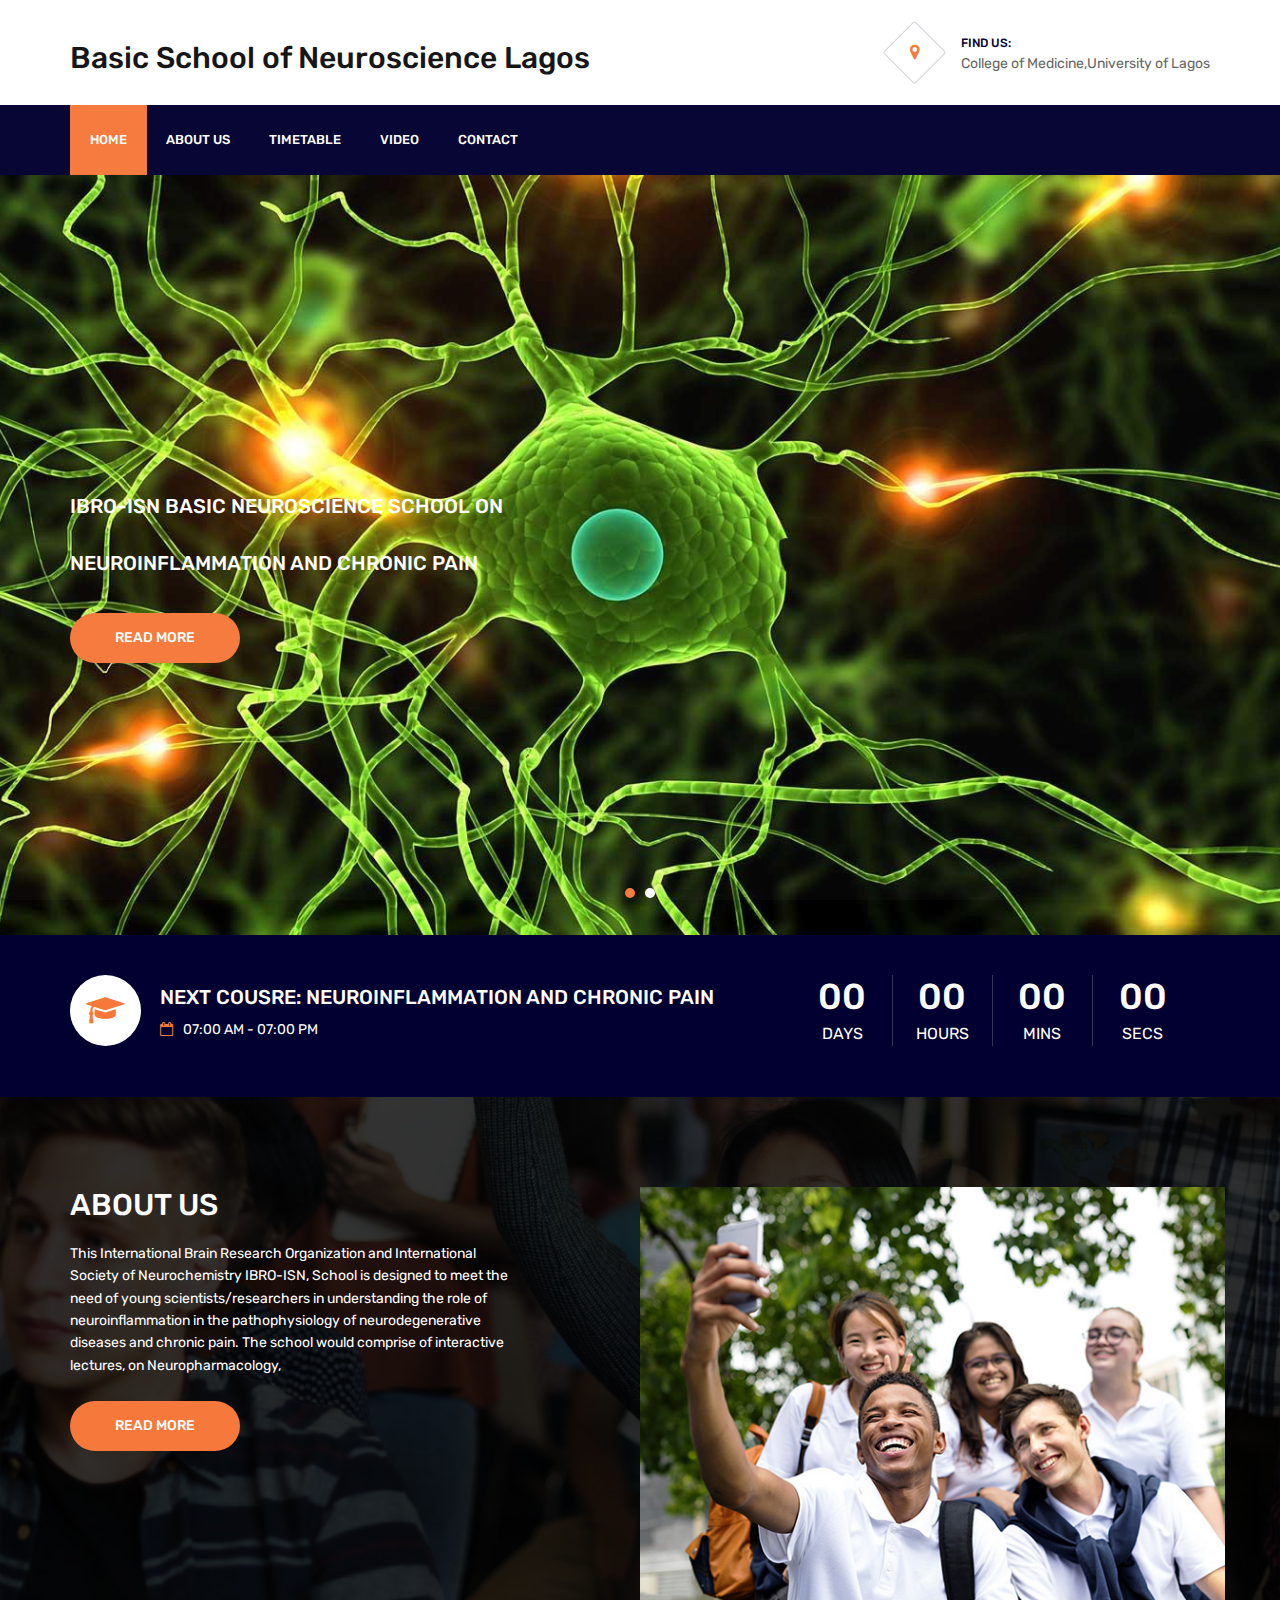
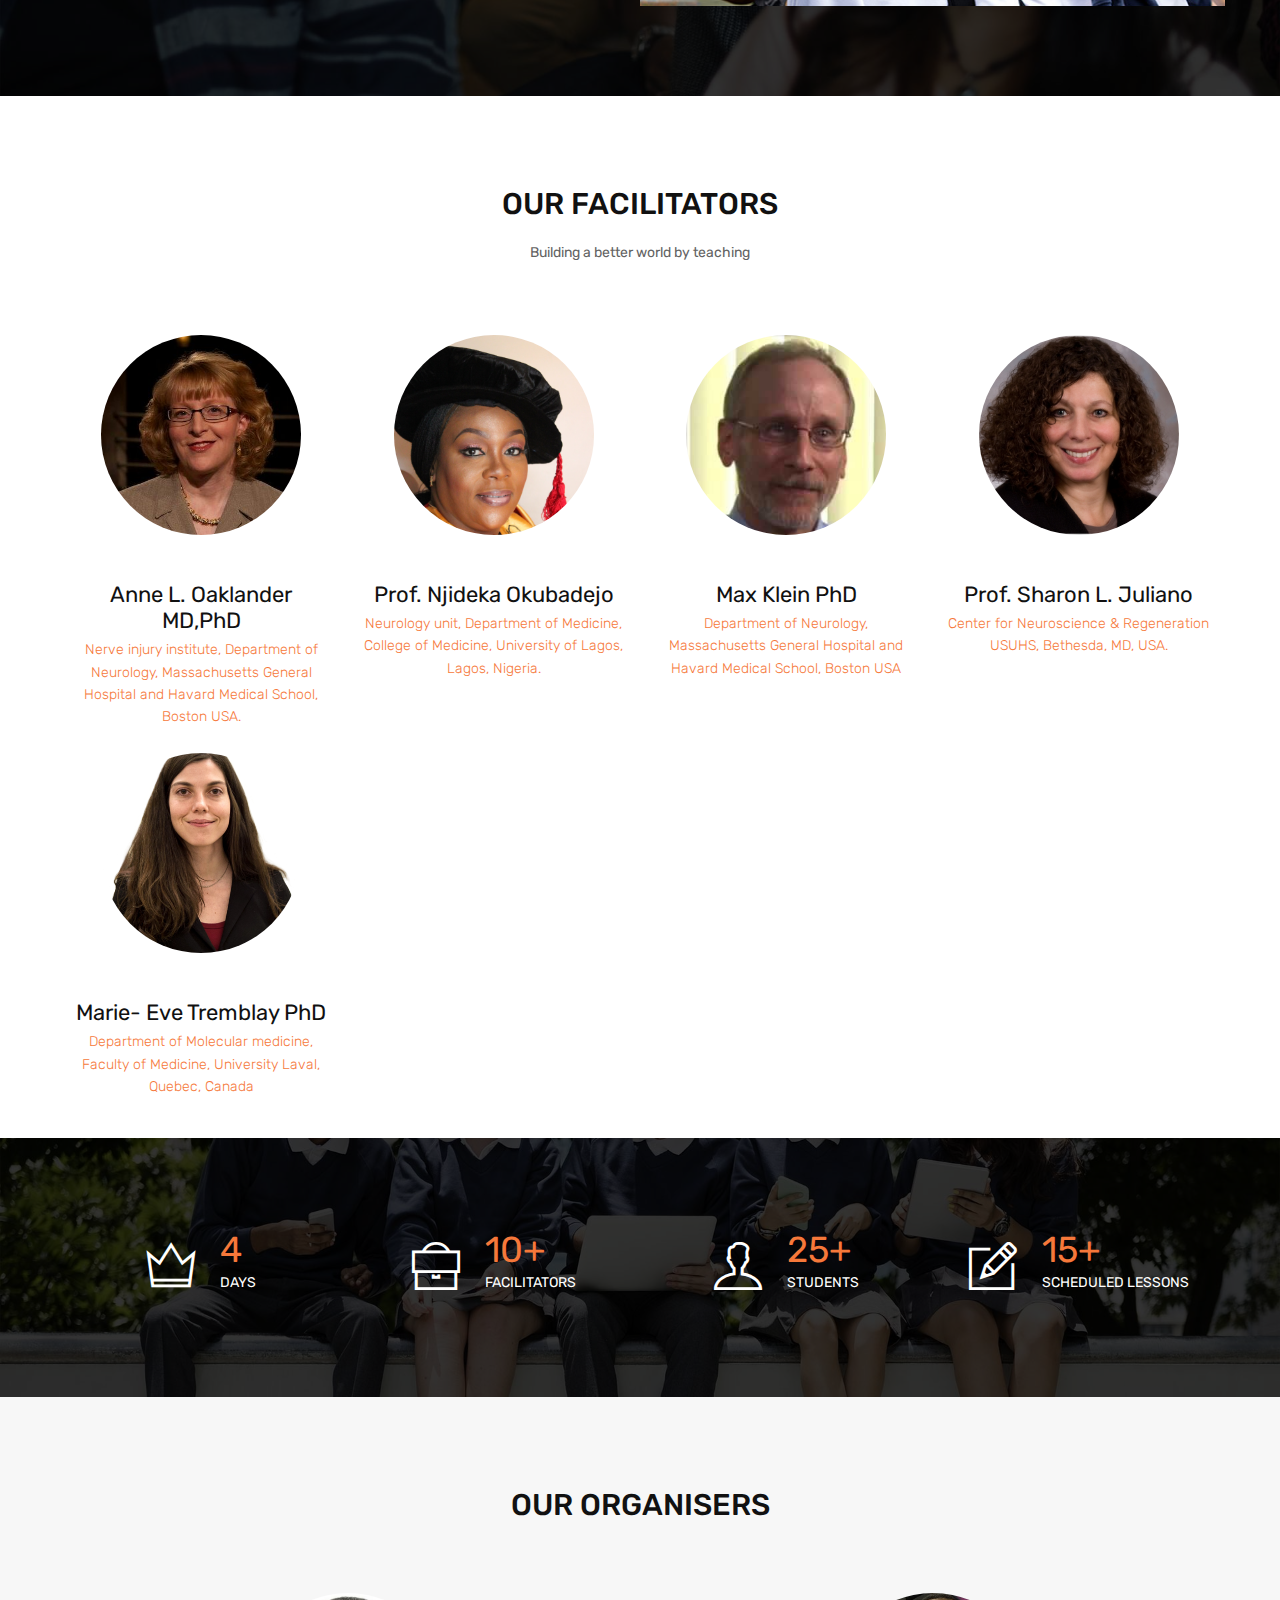
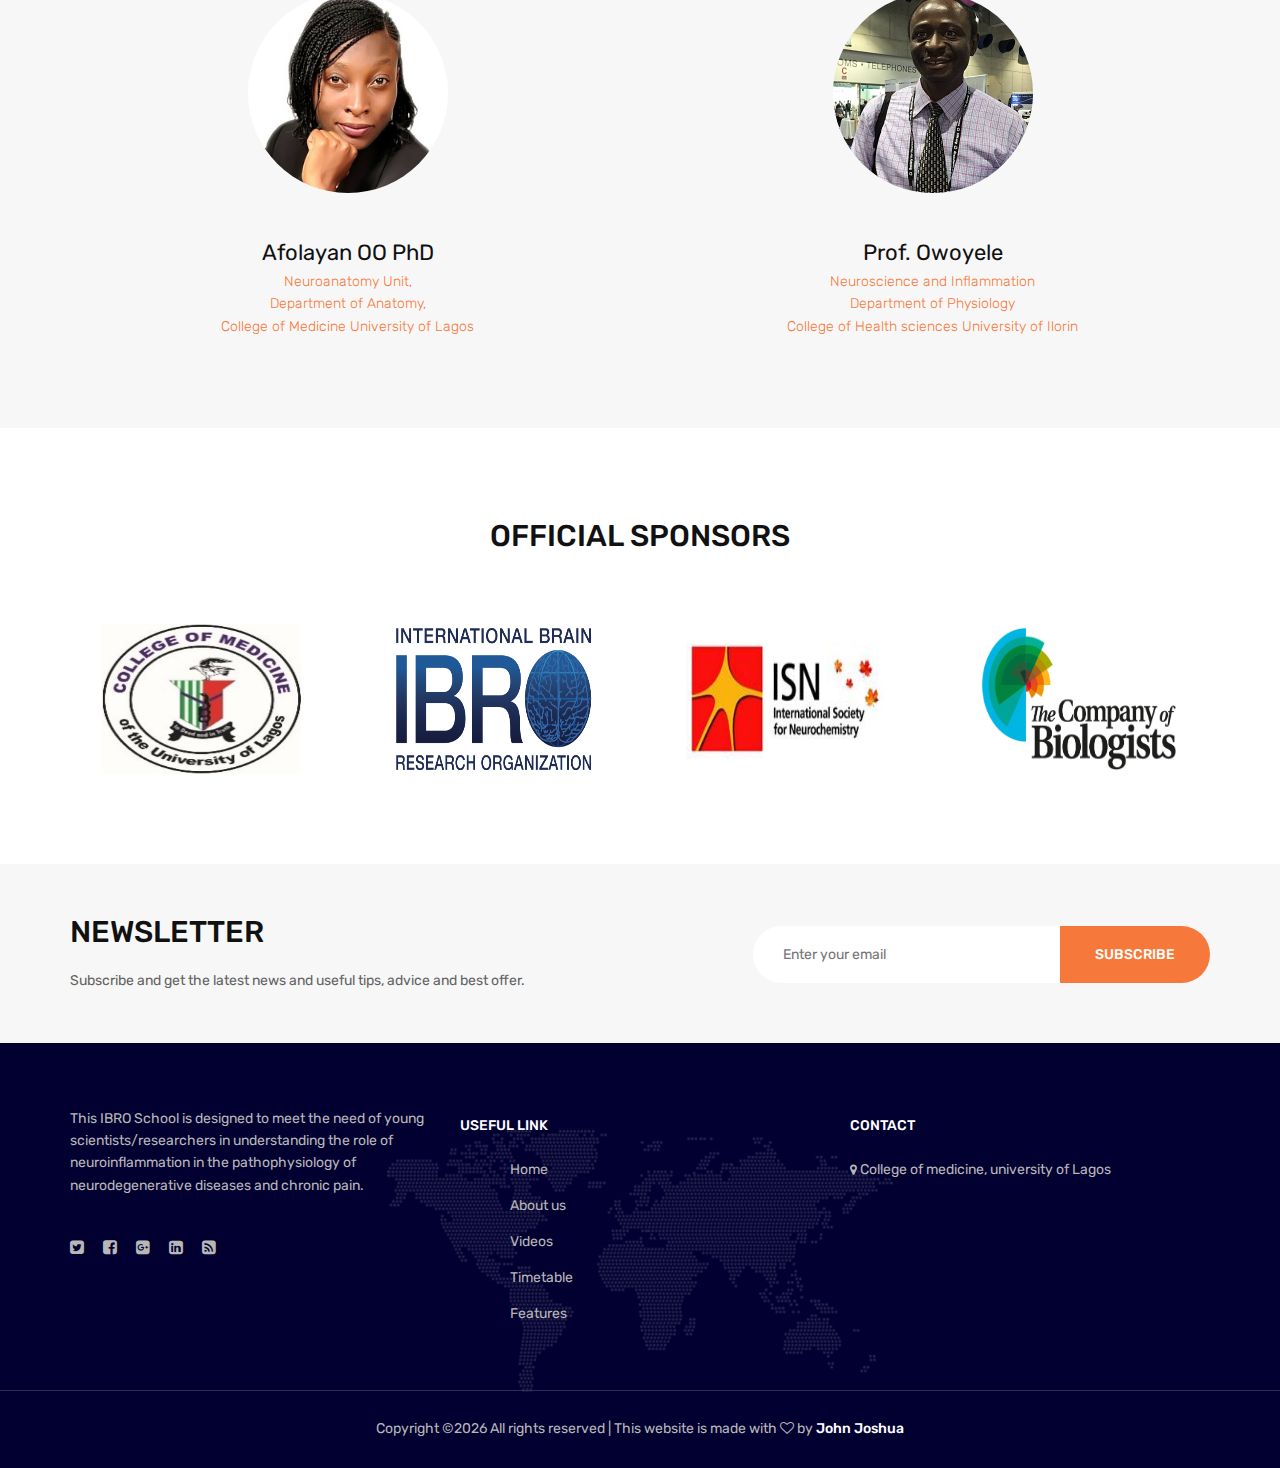
<file: index.html>
<!DOCTYPE html>
<html lang="en">
<head>
	<title> HOME</title>
	<meta charset="UTF-8">
	<meta name="description" content="Unica University Template">
	<meta name="keywords" content="event, unica, creative, html">
	<meta name="viewport" content="width=device-width, initial-scale=1.0">
	<!-- Favicon -->   
	<link href="img/favicon.ico" rel="shortcut icon"/>

	<!-- Google Fonts -->
	<link href="https://fonts.googleapis.com/css?family=Rubik:400,400i,500,500i,700,700i" rel="stylesheet">

	<!-- Stylesheets -->
	<link rel="stylesheet" href="css/bootstrap.min.css"/>
	<link rel="stylesheet" href="css/font-awesome.min.css"/>
	<link rel="stylesheet" href="css/themify-icons.css"/>
	<link rel="stylesheet" href="css/magnific-popup.css"/>
	<link rel="stylesheet" href="css/animate.css"/>
	<link rel="stylesheet" href="css/owl.carousel.css"/>
	<link rel="stylesheet" href="css/style.css"/>


	<!--[if lt IE 9]>
	  <script src="https://oss.maxcdn.com/html5shiv/3.7.2/html5shiv.min.js"></script>
	  <script src="https://oss.maxcdn.com/respond/1.4.2/respond.min.js"></script>
	<![endif]-->

</head>
<body>
	<!-- Page Preloder -->
	<div id="preloder">
		<div class="loader"></div>
	</div>

	<!-- header section -->
	<header class="header-section">
		<div class="container">
			<!-- logo -->
			<a href="index.html" class="site-logo"><h3>Basic School of Neuroscience Lagos</h3></a>
			<div class="nav-switch">
				<i class="fa fa-bars"></i>
			</div>
			<div class="header-info">
				<div class="hf-item">
					<i class="fa fa-map-marker"></i>
					<p><span>Find us:</span> College of Medicine,University of Lagos</p>
				</div>
			</div>
		</div>
	</header>
	<!-- header section end-->


	<!-- Header section  -->
	<nav class="nav-section">
		<div class="container">
			<div class="nav-right">
				
			</div>
			<ul class="main-menu">
				<li class="active"><a href="index.html">Home</a></li>
				<li><a href="about.html">About Us</a></li>
				<li><a href="ibro_timetable.pdf" download="timetable" target="_blank">Timetable</a></li>
				<li><a href="video.html" >video</a></li>
				<li><a href="contact.html">Contact</a></li>
			</ul>
		</div>
	</nav>
	<!-- Header section end -->


	<!-- Hero section -->
	<section class="hero-section">
		<div class="hero-slider owl-carousel">
			<div class="hs-item set-bg" data-setbg="img/bg4.jpg">
				<div class="hs-text">
					<div class="container">
						<div class="row">
							<div class="col-lg-8 underlay">
								<!--<div class="hs-subtitle"> IBRO-ISN Basic Neuroscience School ON</div>-->
								<br><br>
								<h5 class="hs-title "> IBRO-ISN Basic Neuroscience School ON </h5>
								<h5 class="hs-des">NEUROINFLAMMATION AND CHRONIC PAIN</h5>
								<div class="site-btn"><a href="about.html"> READ MORE </a></div>
							</div>
						</div>
					</div>
				</div>
			</div>
			<div class="hs-item set-bg" data-setbg="img/bg3.jpg">
				<div class="hs-text">
					<div class="container">
						<div class="row">
							<div class="col-lg-8 underlay">
								<!--<div class="hs-subtitle"> IBRO-ISN Basic Neuroscience School ON</div>-->
								<h5 class="hs-title "> IBRO-ISN Basic Neuroscience School ON </h5>
								<h5 class="hs-des">NEUROINFLAMMATION AND CHRONIC PAIN</h5>
								<div class="site-btn"><a href="about.html"> READ MORE </a></div>
							</div>
						</div>
					</div>
				</div>
			</div>
		</div>
	</section>
	<!-- Hero section end -->


	<!-- Counter section  -->
	<section class="counter-section">
		<div class="container">
			<div class="row">
				<div class="col-lg-7 col-md-6">
					<div class="big-icon">
						<i class="fa fa-graduation-cap"></i>
					</div>
					<div class="counter-content">
						<h2>NEXT COUSRE: Neuroinflammation And Chronic Pain</h2>
						<p><i class="fa fa-calendar-o"></i>07:00 AM - 07:00 PM</p>
					</div>
				</div>
				<div class="col-lg-5 col-md-6">
					<div class="counter ">
						<div class="counter-item"><h4>20</h4>Days</div>
						<div class="counter-item"><h4>08</h4>Hrs</div>
						<div class="counter-item"><h4>40</h4>Mins</div>
						<div class="counter-item"><h4>56</h4>secs</div>
					</div>
				</div>
			</div>
		</div>
	</section>
	<!-- Counter section end -->


	<!-- Services section 
	<section class="service-section spad">
		<div class="container services">
			<div class="section-title text-center">
				<h3>OUR SERVICES</h3>
				<p>We provides the opportunity to prepare for life</p>
			</div>
			<div class="row">
				<div class="col-lg-4 col-sm-6 service-item">
					<div class="service-icon">
						<img src="img/services-icons/1.png" alt="1">
					</div>
					<div class="service-content">
						<h4>Art Studio</h4>
						<p>Lorem ipsum dolor sitdo amet, consectetur dont adipis elit. Vivamus interdum ultrices augue. Aenean dos cursus lania.</p>
					</div>
				</div>
				<div class="col-lg-4 col-sm-6 service-item">
					<div class="service-icon">
						<img src="img/services-icons/2.png" alt="1">
					</div>
					<div class="service-content">
						<h4>Great Facility</h4>
						<p>Lorem ipsum dolor sitdo amet, consectetur dont adipis elit. Vivamus interdum ultrices augue. Aenean dos cursus lania.</p>
					</div>
				</div>
				<div class="col-lg-4 col-sm-6 service-item">
					<div class="service-icon">
						<img src="img/services-icons/3.png" alt="1">
					</div>
					<div class="service-content">
						<h4>Activity Hub</h4>
						<p>Lorem ipsum dolor sitdo amet, consectetur dont adipis elit. Vivamus interdum ultrices augue. Aenean dos cursus lania.</p>
					</div>
				</div>
				<div class="col-lg-4 col-sm-6 service-item">
					<div class="service-icon">
						<img src="img/services-icons/4.png" alt="1">
					</div>
					<div class="service-content">
						<h4>Fully Qualified</h4>
						<p>Lorem ipsum dolor sitdo amet, consectetur dont adipis elit. Vivamus interdum ultrices augue. Aenean dos cursus lania.</p>
					</div>
				</div>
				<div class="col-lg-4 col-sm-6 service-item">
					<div class="service-icon">
						<img src="img/services-icons/5.png" alt="1">
					</div>
					<div class="service-content">
						<h4>Flexible Schedule</h4>
						<p>Lorem ipsum dolor sitdo amet, consectetur dont adipis elit. Vivamus interdum ultrices augue. Aenean dos cursus lania.</p>
					</div>
				</div>
				<div class="col-lg-4 col-sm-6 service-item">
					<div class="service-icon">
						<img src="img/services-icons/6.png" alt="1">
					</div>
					<div class="service-content">
						<h4>Chemistry Lab</h4>
						<p>Lorem ipsum dolor sitdo amet, consectetur dont adipis elit. Vivamus interdum ultrices augue. Aenean dos cursus lania.</p>
					</div>
				</div>
			</div>
		</div>
	</section>
	Services section end -->

	
	<!-- Enroll section -->
	<section class="enroll-section spad set-bg" data-setbg="img/enroll-bg.jpg">
		<div class="container">
			<div class="row">
				<div class="col-lg-5">
					<div class="section-title text-white">
						<h3>About Us</h3>
						<p>This International Brain Research Organization and International Society of Neurochemistry IBRO-ISN, School is designed to meet the need of young scientists/researchers in understanding the role of neuroinflammation in the pathophysiology of neurodegenerative diseases and chronic pain. The school would comprise of interactive lectures, on Neuropharmacology,</p>
						<br>
						<div class="site-btn"><a href="about.html">read more</a></div>
					</div>
					<div class="enroll-list text-white">
					<p>  </p>
					</div>
				</div>
				<div class="col-lg-6 offset-lg-1 p-lg-0 p-4">
					<img src="img/encroll-img.jpg" alt="">
				</div>
			</div>
		</div>
	</section>
	<!-- Enroll section end -->


	<!-- Courses section -->
	<section class="courses-section spad">
		<div class="container">
			<div class="section-title text-center">
				<h3>OUR FACILITATORS</h3>
				<p>Building a better world by teaching</p>
			</div>
			<div class="row">
				<div class="col-md-6 col-lg-3">
					<div class="member">
						<div class="member-pic set-bg" data-setbg="img/member/anne.jpg">

						</div>
						<h5>Anne L. Oaklander MD,PhD</h5>
						<p> Nerve injury institute, Department of Neurology, Massachusetts General Hospital and Havard Medical School, Boston USA.</p>
					</div>
				</div>
				<div class="col-md-6 col-lg-3">
					<div class="member">
						<div class="member-pic set-bg" data-setbg="img/member/bade.jpg">

						</div>
						<h5>Prof. Njideka Okubadejo</h5>
						<p>Neurology unit, Department of Medicine, College of Medicine, University of Lagos, Lagos, Nigeria.</p>
					</div>
				</div>
				
				<div class="col-md-6 col-lg-3">
					<div class="member">
						<div class="member-pic set-bg" data-setbg="img/member/Max.png">
						</div>
						<h5>Max Klein PhD</h5>
						<p> Department of Neurology, Massachusetts General Hospital and Havard Medical School, Boston USA</p>
					</div>
				</div>
				
				<div class="col-md-6 col-lg-3">
					<div class="member">
						<div class="member-pic set-bg" data-setbg="img/member/sharon.jpg">

						</div>
						<h5>Prof. Sharon L. Juliano</h5>
						<p> Center for Neuroscience & Regeneration USUHS, Bethesda, MD, USA.</p>
					</div>
				</div>
				
				<div class="col-md-6 col-lg-3">
					<div class="member">
						<br>
						<div class="member-pic set-bg" data-setbg="img/member/blay.png">
						</div>
						<h5>Marie- Eve Tremblay PhD</h5>
						<p>Department of Molecular medicine, Faculty of Medicine, University Laval, Quebec, Canada</p>
					</div>
				</div>
                

			</div>
		</div>
	</section>
	<!-- Courses section end-->


	<!-- Fact section -->
	<section class="fact-section spad set-bg" data-setbg="img/fact-bg.jpg">
		<div class="container">
			<div class="row">
				<div class="col-sm-6 col-lg-3 fact ">
					<div class="fact-icon ">
						<i class="ti-crown"></i>
					</div>
					<div class="fact-text">
						<h2>4</h2>
						<p>DAYS</p>
					</div>
				</div>
				<div class="col-sm-6 col-lg-3 fact">
					<div class="fact-icon">
						<i class="ti-briefcase"></i>
					</div>
					<div class="fact-text">
						<h2>10+</h2>
						<p>FACILITATORS</p>
					</div>
				</div>
				<div class="col-sm-6 col-lg-3 fact ">
					<div class="fact-icon">
						<i class="ti-user"></i>
					</div>
					<div class="fact-text">
						<h2>25+</h2>
						<p>STUDENTS</p>
					</div>
				</div>
				<div class="col-sm-6 col-lg-3 fact ">
					<div class="fact-icon">
						<i class="ti-pencil-alt"></i>
					</div>
					<div class="fact-text">
						<h2>15+</h2>
						<p>SCHEDULED LESSONS</p>
					</div>
				</div>
			</div>
		</div>
	</section>
	<!-- Fact section end-->


	<!-- Event section -->
	<section class="event-section testimonial-section spad">
		<div class="container">
			<div class="section-title text-center">
				<h3>OUR ORGANISERS</h3>
			</div>

			<div class="row">
			<div class="col-md-6 col-lg-6">
				<div class="member">
					<div class="member-pic set-bg" data-setbg="img/afolayan.jpg">

					</div>
					<h5>Afolayan OO PhD</h5>
					<p>Neuroanatomy Unit, <br>Department of Anatomy, <br>College of Medicine University of Lagos </p>
				</div>
			</div>
			<div class="col-md-6 col-lg-6">
				<div class="member">
					<div class="member-pic set-bg" data-setbg="img/yele.jpg">

					</div>
					<h5>Prof. Owoyele</h5>
					<p>Neuroscience and Inflammation <br>Department of Physiology <br> College of Health sciences University of Ilorin</p>
				</div>
			</div>
		</div>
	
		</div>
	</section>
	<!-- Event section end -->


	<!-- Gallery section 
	<div class="gallery-section">
		<div class="gallery">
			<div class="grid-sizer"></div>
			<div class="gallery-item gi-big set-bg" data-setbg="img/gallery/1.jpg">
				<a class="img-popup" href="img/gallery/1.jpg"><i class="ti-plus"></i></a>
			</div>
			<div class="gallery-item set-bg" data-setbg="img/gallery/2.jpg">
				<a class="img-popup" href="img/gallery/2.jpg"><i class="ti-plus"></i></a>
			</div>
			<div class="gallery-item set-bg" data-setbg="img/gallery/3.jpg">
				<a class="img-popup" href="img/gallery/3.jpg"><i class="ti-plus"></i></a>
			</div>
			<div class="gallery-item gi-long set-bg" data-setbg="img/gallery/5.jpg">
				<a class="img-popup" href="img/gallery/5.jpg"><i class="ti-plus"></i></a>
			</div>
			<div class="gallery-item gi-big set-bg" data-setbg="img/gallery/8.jpg">
				<a class="img-popup" href="img/gallery/8.jpg"><i class="ti-plus"></i></a>
			</div>
			<div class="gallery-item gi-long set-bg" data-setbg="img/gallery/4.jpg">
				<a class="img-popup" href="img/gallery/4.jpg"><i class="ti-plus"></i></a>
			</div>
			<div class="gallery-item set-bg" data-setbg="img/gallery/6.jpg">
				<a class="img-popup" href="img/gallery/6.jpg"><i class="ti-plus"></i></a>
			</div>
			<div class="gallery-item set-bg" data-setbg="img/gallery/7.jpg">
				<a class="img-popup" href="img/gallery/7.jpg"><i class="ti-plus"></i></a>
			</div>
		</div>
	</div>
	 Gallery section -->


	<!-- Blog section -->
	<section class="blog-section spad">
		<div class="container">
			<div class="section-title text-center">
				<h3>OFFICIAL SPONSORS</h3>
			</div>
			<div class="row">

				<div class="col-md-6 col-lg-3 text-center">
					<div> <a href="https://cmul.unilag.edu.ng/" target="_blank"> <img src="img/cmul.jpg" style="width:200px; height: 150px;"> </a> </div>
				</div>

				<div class="col-md-6 col-lg-3 text-center">
					<div> <a href=" https://ibro.org" target="_blank"> <img src="img/ibro.png" style="width:200px; height: 150px;"> </a> </div>
				</div>

				<div class="col-md-6 col-lg-3 text-center">
					<div> <a href="https://www.neurochemistry.org" target="_blank"> <img src="img/image001.jpg" style="width:200px; height: 150px;"> </a> </div>
				</div>

				<div class="col-md-6 col-lg-3 text-center">
					<div><a href="https://www.biologists.com/" target="_blank"> <img src="img/bio.jpg" style="width:200px; height: 150px;"> </a></div>
				</div>


			</div>
		</div>
	</section>
	<!-- Blog section -->


	<!-- Newsletter section -->
	<section class="newsletter-section">
		<div class="container">
			<div class="row">
				<div class="col-md-5 col-lg-7">
					<div class="section-title mb-md-0">
					<h3>NEWSLETTER</h3>
					<p>Subscribe and get the latest news and useful tips, advice and best offer.</p>
				</div>
				</div>
				<div class="col-md-7 col-lg-5">
					<form class="newsletter">
						<input type="text" placeholder="Enter your email">
						<button class="site-btn">SUBSCRIBE</button>
					</form>
				</div>
			</div>
		</div>
	</section>
	<!-- Newsletter section end -->	


	<!-- Footer section -->
	<footer class="footer-section">
		<div class="container footer-top">
			<div class="row">
				<!-- widget -->
				<div class="col-sm-6 col-lg-4 footer-widget">
					<div class="about-widget">
						<p>This IBRO School is designed to meet the need of young scientists/researchers in understanding the role of neuroinflammation in the pathophysiology of neurodegenerative diseases and chronic pain.</p>
						<div class="social pt-1">
							<a href=""><i class="fa fa-twitter-square"></i></a>
							<a href=""><i class="fa fa-facebook-square"></i></a>
							<a href=""><i class="fa fa-google-plus-square"></i></a>
							<a href=""><i class="fa fa-linkedin-square"></i></a>
							<a href=""><i class="fa fa-rss-square"></i></a>
						</div>
					</div>
				</div>
				<!-- widget -->
				<div class="col-sm-6 col-lg-4 footer-widget">
					<h6 class="fw-title">USEFUL LINK</h6>
					<div class="dobule-link">
						<ul>
							<li><a href="">Home</a></li>
							<li><a href="">About us</a></li>
							<li><a href="">Videos</a></li>
							<li><a href="">Timetable</a></li>
							<li><a href="">Features</a></li>
						</ul>
					</div>
				</div>
				<div class="col-sm-6 col-lg-4 footer-widget">
					<h6 class="fw-title">CONTACT</h6>
					<ul class="contact">
						<li><p><i class="fa fa-map-marker"></i> College of medicine, university of Lagos</p></li>
					<!--	<li><p><i class="fa fa-phone"></i> (+88) 111 555 666</p></li>
						<li><p><i class="fa fa-envelope"></i> infodeercreative@gmail.com</p></li> -->
					</ul>
				</div>
			</div>
		</div>
		<!-- copyright -->
		<div class="copyright">
			<div class="container">
				<p><!-- Link back to Colorlib can't be removed. Template is licensed under CC BY 3.0. -->
Copyright &copy;<script>document.write(new Date().getFullYear());</script> All rights reserved | This website is made with <i class="fa fa-heart-o" aria-hidden="true"></i> by <a href="https://colorlib.com" target="_blank">John Joshua</a>
<!-- Link back to Colorlib can't be removed. Template is licensed under CC BY 3.0. --></p>
			</div>		
		</div>
	</footer>
	<!-- Footer section end-->



	<!--====== Javascripts & Jquery ======-->
	<script src="js/jquery-3.2.1.min.js"></script>
	<script src="js/owl.carousel.min.js"></script>
	<script src="js/jquery.countdown.js"></script>
	<script src="js/masonry.pkgd.min.js"></script>
	<script src="js/magnific-popup.min.js"></script>
	<script src="js/main.js"></script>
	
</body>
</html>
</file>
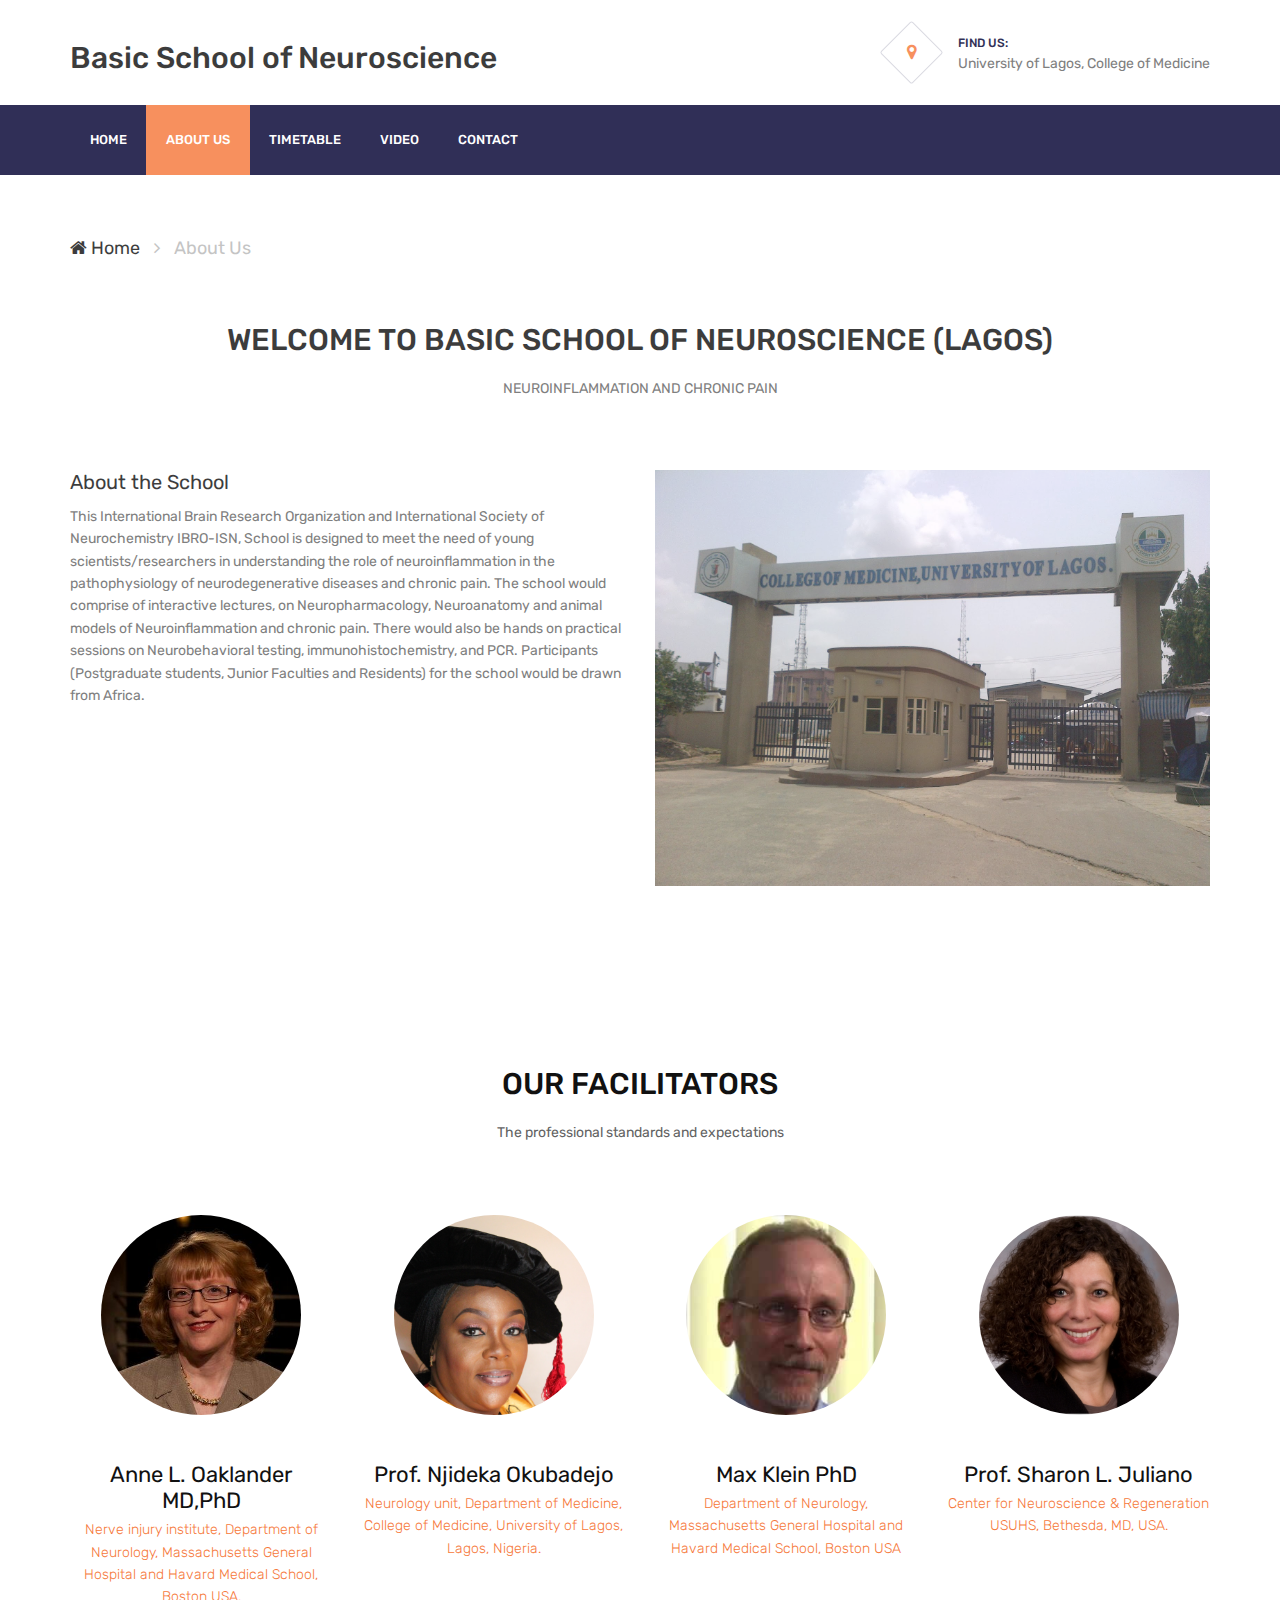
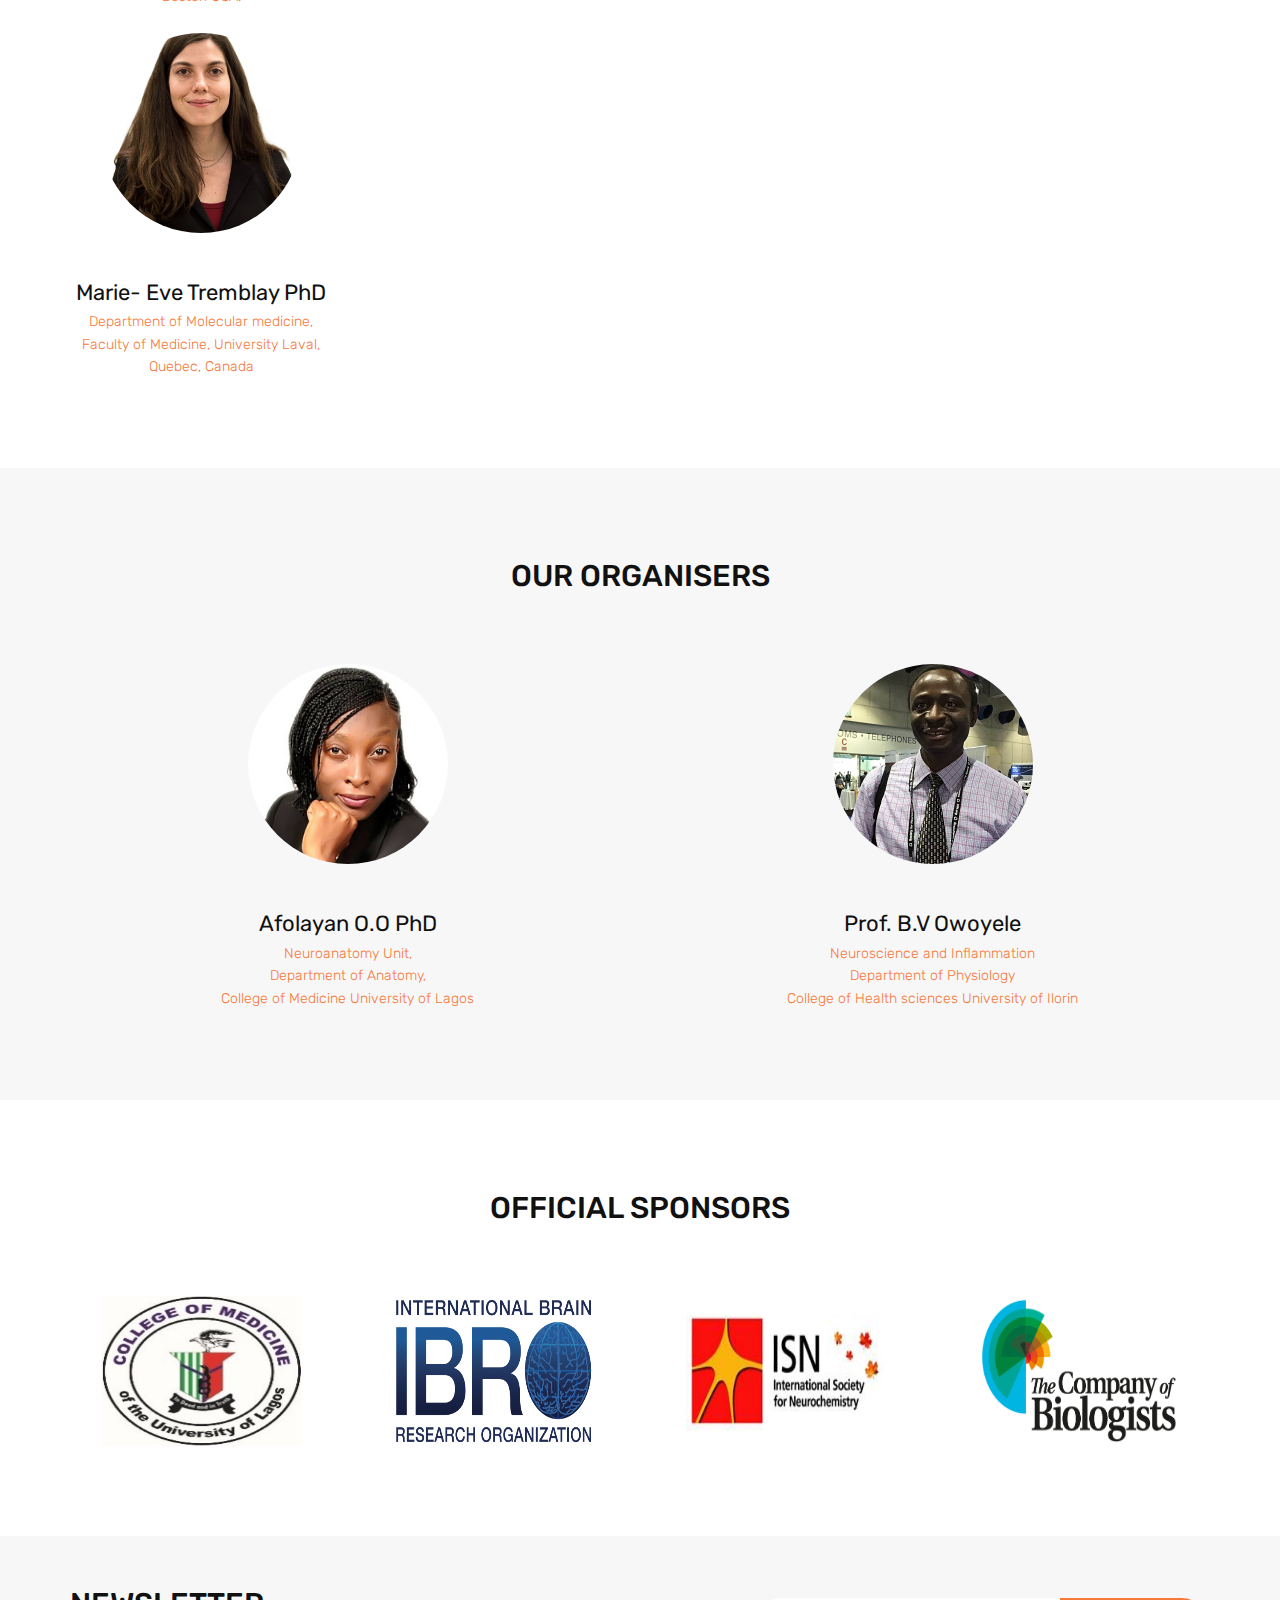
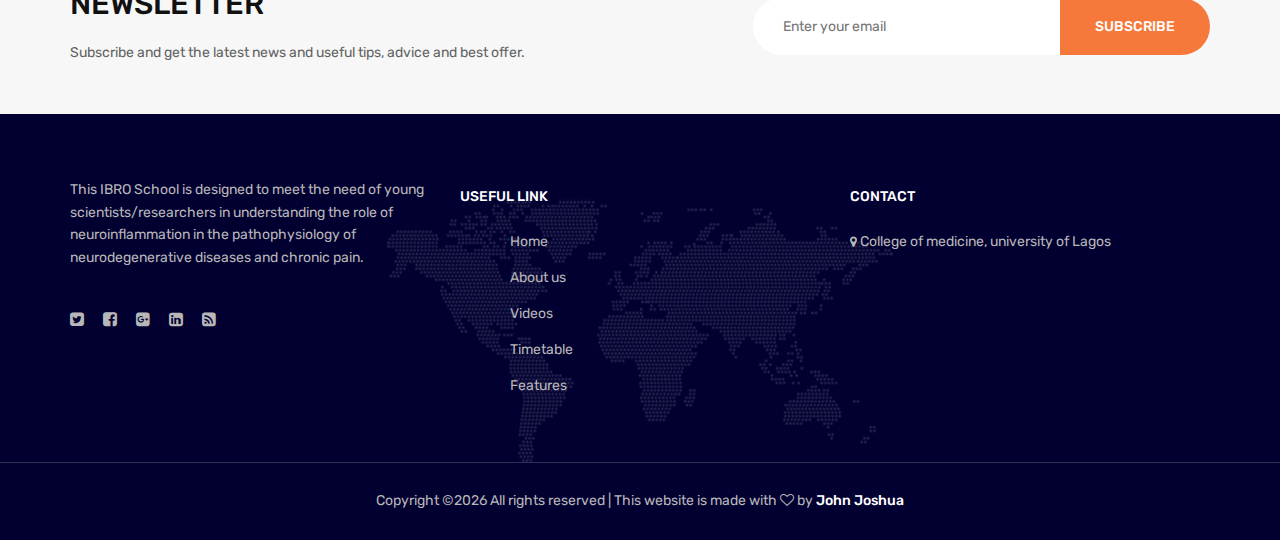
<file: about.html>
<!DOCTYPE html>
<html lang="en">
<head>
	<title>ABOUT</title>
	<meta charset="UTF-8">
	<meta name="description" content="Unica University Template">
	<meta name="keywords" content="event, unica, creative, html">
	<meta name="viewport" content="width=device-width, initial-scale=1.0">
	<!-- Favicon -->   
	<link href="img/favicon.ico" rel="shortcut icon"/>

	<!-- Google Fonts -->
	<link href="https://fonts.googleapis.com/css?family=Rubik:400,400i,500,500i,700,700i" rel="stylesheet">

	<!-- Stylesheets -->
	<link rel="stylesheet" href="css/bootstrap.min.css"/>
	<link rel="stylesheet" href="css/font-awesome.min.css"/>
	<link rel="stylesheet" href="css/themify-icons.css"/>
	<link rel="stylesheet" href="css/animate.css"/>
	<link rel="stylesheet" href="css/owl.carousel.css"/>
	<link rel="stylesheet" href="css/style.css"/>


	<!--[if lt IE 9]>
	  <script src="https://oss.maxcdn.com/html5shiv/3.7.2/html5shiv.min.js"></script>
	  <script src="https://oss.maxcdn.com/respond/1.4.2/respond.min.js"></script>
	<![endif]-->

</head>
<body>
	<!-- Page Preloder -->
	<div id="preloder">
		<div class="loader"></div>
	</div>

	<!-- header section -->
	<header class="header-section">
		<div class="container">
			<!-- logo -->
		<a href="index.html" class="site-logo"><h3>Basic School of Neuroscience</h3></a>
			<div class="nav-switch">
				<i class="fa fa-bars"></i>
			</div>
			<div class="header-info">
				<div class="hf-item">
					<i class="fa fa-map-marker"></i>
					<p><span>Find us:</span>University of Lagos, College of Medicine</p>
				</div>
			</div>
		</div>
	</header>
	<!-- header section end-->


	<!-- Header section  -->
	<nav class="nav-section">
		<div class="container">
			<div class="nav-right">
				
			</div>
			<ul class="main-menu">
				<li ><a href="index.html">Home</a></li>
				<li class="active"><a href="about.html">About Us</a></li>
				<li><a href="ibro_timetable.pdf" download="timetable" target="_blank">Timetable</a></li>
				<li><a href="video.html" >video</a></li>
				<li><a href="contact.html">Contact</a></li>
			</ul>
		</div>
	</nav>
	<!-- Header section end -->


	<!-- Breadcrumb section -->
	<div class="site-breadcrumb">
		<div class="container">
			<a href="#"><i class="fa fa-home"></i> Home</a> <i class="fa fa-angle-right"></i>
			<span>About Us</span>
		</div>
	</div>
	<!-- Breadcrumb section end -->


	<!-- About section -->
	<section class="about-section spad pt-0">
		<div class="container">
			<div class="section-title text-center">
				<h3>Welcome to Basic School of Neuroscience (Lagos)</h3>
				<p>NEUROINFLAMMATION AND CHRONIC PAIN</p>
			</div>
			<div class="row">
				<div class="col-lg-6 about-text">
					<h5>About the School</h5>
					<p> 

This International Brain Research Organization and International Society of Neurochemistry IBRO-ISN, School is designed to meet the need of young scientists/researchers in understanding the role of neuroinflammation in the pathophysiology of neurodegenerative diseases and chronic pain. The school would comprise of interactive lectures, on Neuropharmacology, Neuroanatomy and animal models of Neuroinflammation and chronic pain. There would also be hands on practical sessions on Neurobehavioral testing, immunohistochemistry, and PCR.

Participants (Postgraduate students, Junior Faculties and Residents) for the school would be drawn from Africa. </p>
				</div>
				<div class="col-lg-6 pt-5 pt-lg-0">
					<img src="img/about2.jpg" alt="">
				</div>
			</div>
		</div>
	</section>
	<!-- About section end-->




	<!-- Team section  -->
	<section class="team-section spad">
		<div class="container">
			<div class="section-title text-center">
				<h3>OUR Facilitators</h3>
				<p>The professional standards and expectations</p>
			</div>
			<div class="row">
				<div class="col-md-6 col-lg-3">
					<div class="member">
						<div class="member-pic set-bg" data-setbg="img/member/anne.jpg">

						</div>
						<h5>Anne L. Oaklander MD,PhD</h5>
						<p>Nerve injury institute, Department of Neurology, Massachusetts General Hospital and Havard Medical School, Boston USA.</p>
					</div>
				</div>
				<div class="col-md-6 col-lg-3">
					<div class="member">
						<div class="member-pic set-bg" data-setbg="img/member/bade.jpg">

						</div>
						<h5>Prof. Njideka Okubadejo</h5>
						<p>Neurology unit, Department of Medicine, College of Medicine, University of Lagos, Lagos, Nigeria. </p>
					</div>
				</div>

				<div class="col-md-6 col-lg-3">
					<div class="member">
						<div class="member-pic set-bg" data-setbg="img/member/Max.png">
						</div>
						<h5>Max Klein PhD</h5>
						<p>Department of Neurology, Massachusetts General Hospital and Havard Medical School, Boston USA</p>
					</div>
				</div>

				<div class="col-md-6 col-lg-3">
					<div class="member">
						<div class="member-pic set-bg" data-setbg="img/member/sharon.jpg">

						</div>
						<h5>Prof. Sharon L. Juliano</h5>
						<p>Center for Neuroscience & Regeneration USUHS, Bethesda, MD, USA.</p>
					</div>
				</div>
				<div class="col-md-6 col-lg-3">
					<div class="member">
						<br>
						<div class="member-pic set-bg" data-setbg="img/member/blay.png">
						</div>
						<h5>Marie- Eve Tremblay PhD</h5>
						<p>Department of Molecular medicine, Faculty of Medicine, University Laval, Quebec, Canada</p>
					</div>
				</div>
          
			</div>
		</div>
	</section>
	<!-- Team section end -->

		<!-- Testimonial section  -->
	<section class="testimonial-section spad">
		<div class="container">
			<div class="section-title text-center">
				<h3>OUR Organisers</h3>
				
			</div>

	<div class="row">
			<div class="col-md-6 col-lg-6">
				<div class="member">
					<div class="member-pic set-bg" data-setbg="img/afolayan.jpg">
				    </div>
					
					<h5>Afolayan O.O PhD</h5>
					<p>Neuroanatomy Unit, <br>Department of Anatomy, <br>College of Medicine University of Lagos </p>
				
				</div>
			</div>
			<div class="col-md-6 col-lg-6">
				<div class="member">
					<div class="member-pic set-bg" data-setbg="img/yele.jpg">

					</div>
					<h5>Prof. B.V Owoyele</h5>
					<p>Neuroscience and Inflammation <br>Department of Physiology <br> College of Health sciences University of Ilorin</p>
				</div>
			</div>
		</div>

					
			
		</div>
	</section>
	<!-- Testimonial section end -->

	<section class="blog-section spad">
		<div class="container">
			<div class="section-title text-center">
				<h3>OFFICIAL SPONSORS</h3>
			</div>
			<div class="row">


				<div class="col-md-6 col-lg-3 text-center">
					<div> <a href="https://cmul.unilag.edu.ng/" target="_blank"> <img src="img/cmul.jpg" style="width:200px; height: 150px;"> </a> </div>
				</div>

				<div class="col-md-6 col-lg-3 text-center">
					<div> <a href=" https://ibro.org" target="_blank"> <img src="img/ibro.png" style="width:200px; height: 150px;"> </a> </div>
				</div>

				<div class="col-md-6 col-lg-3 text-center">
					<div> <a href="https://www.neurochemistry.org" target="_blank"> <img src="img/image001.jpg" style="width:200px; height: 150px;"> </a> </div>
				</div>

				<div class="col-md-6 col-lg-3 text-center">
					
					<div><a href="https://www.biologists.com/" target="_blank"> <img src="img/bio.jpg" style="width:200px; height: 150px;"> </a></div>
				</div>

			</div>
		</div>
	</section>
	<!-- Blog section -->



	<!-- Newsletter section -->
	<section class="newsletter-section">
		<div class="container">
			<div class="row">
				<div class="col-md-5 col-lg-7">
					<div class="section-title mb-md-0">
					<h3>NEWSLETTER</h3>
					<p>Subscribe and get the latest news and useful tips, advice and best offer.</p>
				</div>
				</div>
				<div class="col-md-7 col-lg-5">
					<form class="newsletter">
						<input type="text" placeholder="Enter your email">
						<button class="site-btn">SUBSCRIBE</button>
					</form>
				</div>
			</div>
		</div>
	</section>
	<!-- Newsletter section end -->	


	<!-- Footer section -->
<footer class="footer-section">
		<div class="container footer-top">
			<div class="row">
				<!-- widget -->
				<div class="col-sm-6 col-lg-4 footer-widget">
					<div class="about-widget">
						<!--<img src="img/logo-light.png" alt="">-->
						<p>This IBRO School is designed to meet the need of young scientists/researchers in understanding the role of neuroinflammation in the pathophysiology of neurodegenerative diseases and chronic pain.</p>
						<div class="social pt-1">
							<a href=""><i class="fa fa-twitter-square"></i></a>
							<a href=""><i class="fa fa-facebook-square"></i></a>
							<a href=""><i class="fa fa-google-plus-square"></i></a>
							<a href=""><i class="fa fa-linkedin-square"></i></a>
							<a href=""><i class="fa fa-rss-square"></i></a>
						</div>
					</div>
				</div>
				<!-- widget -->
				<div class="col-sm-6 col-lg-4 footer-widget">
					<h6 class="fw-title">USEFUL LINK</h6>
					<div class="dobule-link">
						<ul>
							<li><a href="">Home</a></li>
							<li><a href="">About us</a></li>
							<li><a href="">Videos</a></li>
							<li><a href="">Timetable</a></li>
							<li><a href="">Features</a></li>
						</ul>
					</div>
				</div>
				<div class="col-sm-6 col-lg-4 footer-widget">
					<h6 class="fw-title">CONTACT</h6>
					<ul class="contact">
						<li><p><i class="fa fa-map-marker"></i> College of medicine, university of Lagos</p></li>
					<!--	<li><p><i class="fa fa-phone"></i> (+88) 111 555 666</p></li>
						<li><p><i class="fa fa-envelope"></i> infodeercreative@gmail.com</p></li> -->
					</ul>
				</div>
			</div>
		</div>
		<!-- copyright -->
		<div class="copyright">
			<div class="container">
				<p><!-- Link back to Colorlib can't be removed. Template is licensed under CC BY 3.0. -->
Copyright &copy;<script>document.write(new Date().getFullYear());</script> All rights reserved | This website is made with <i class="fa fa-heart-o" aria-hidden="true"></i> by <a href="https://colorlib.com" target="_blank">John Joshua</a>
<!-- Link back to Colorlib can't be removed. Template is licensed under CC BY 3.0. --></p>
			</div>		
		</div>
	</footer>
	<!-- Footer section end-->



	<!--====== Javascripts & Jquery ======-->
	<script src="js/jquery-3.2.1.min.js"></script>
	<script src="js/owl.carousel.min.js"></script>
	<script src="js/jquery.countdown.js"></script>
	<script src="js/masonry.pkgd.min.js"></script>
	<script src="js/magnific-popup.min.js"></script>
	<script src="js/main.js"></script>
	
</body>
</html>
</file>
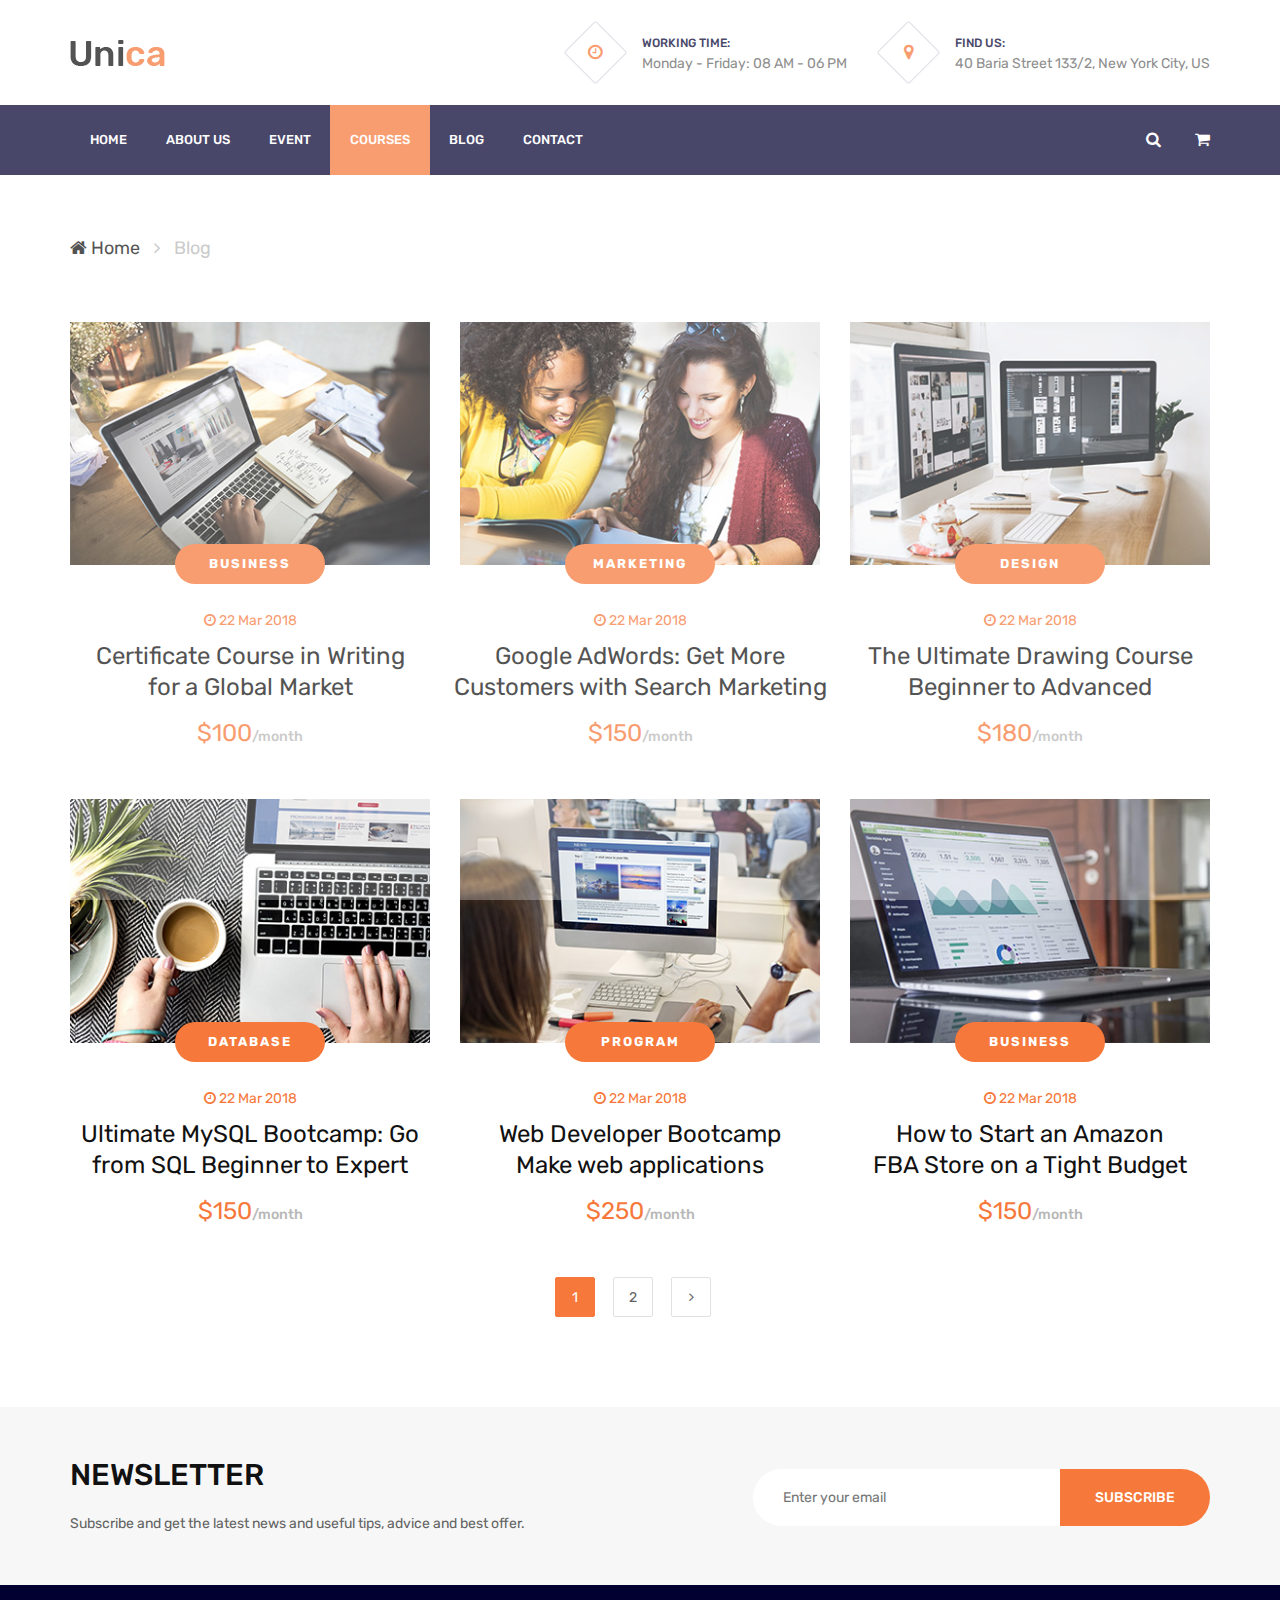
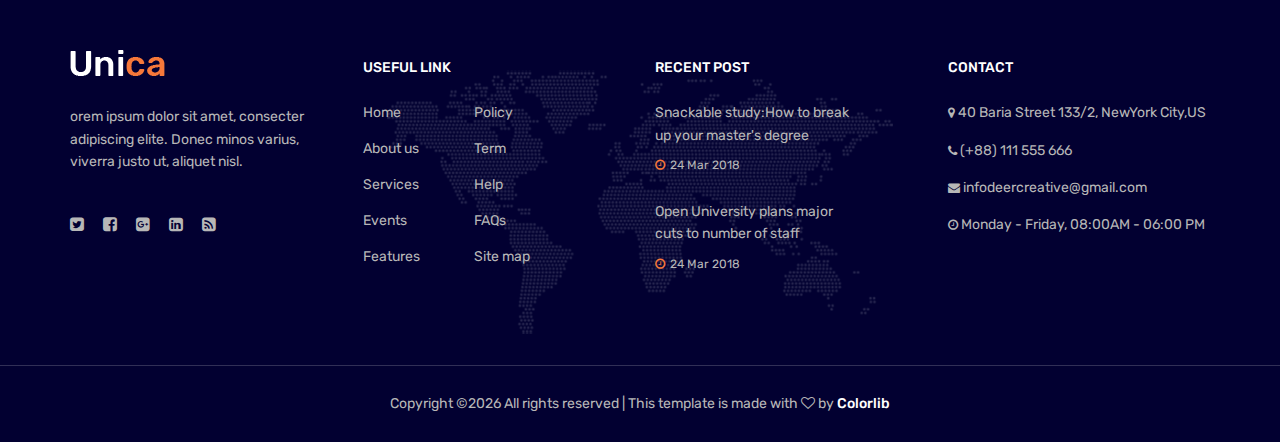
<file: course.html>
<!DOCTYPE html>
<html lang="en">
<head>
	<title>Unica - University Template</title>
	<meta charset="UTF-8">
	<meta name="description" content="Unica University Template">
	<meta name="keywords" content="event, unica, creative, html">
	<meta name="viewport" content="width=device-width, initial-scale=1.0">
	<!-- Favicon -->   
	<link href="img/favicon.ico" rel="shortcut icon"/>

	<!-- Google Fonts -->
	<link href="https://fonts.googleapis.com/css?family=Rubik:400,400i,500,500i,700,700i" rel="stylesheet">

	<!-- Stylesheets -->
	<link rel="stylesheet" href="css/bootstrap.min.css"/>
	<link rel="stylesheet" href="css/font-awesome.min.css"/>
	<link rel="stylesheet" href="css/themify-icons.css"/>
	<link rel="stylesheet" href="css/owl.carousel.css"/>
	<link rel="stylesheet" href="css/style.css"/>


	<!--[if lt IE 9]>
	  <script src="https://oss.maxcdn.com/html5shiv/3.7.2/html5shiv.min.js"></script>
	  <script src="https://oss.maxcdn.com/respond/1.4.2/respond.min.js"></script>
	<![endif]-->

</head>
<body>
	<!-- Page Preloder -->
	<div id="preloder">
		<div class="loader"></div>
	</div>

	<!-- header section -->
	<header class="header-section">
		<div class="container">
			<!-- logo -->
			<a href="index.html" class="site-logo"><img src="img/logo.png" alt=""></a>
			<div class="nav-switch">
				<i class="fa fa-bars"></i>
			</div>
			<div class="header-info">
				<div class="hf-item">
					<i class="fa fa-clock-o"></i>
					<p><span>Working time:</span>Monday - Friday: 08 AM - 06 PM</p>
				</div>
				<div class="hf-item">
					<i class="fa fa-map-marker"></i>
					<p><span>Find us:</span>40 Baria Street 133/2, New York City, US</p>
				</div>
			</div>
		</div>
	</header>
	<!-- header section end-->


	<!-- Header section  -->
	<nav class="nav-section">
		<div class="container">
			<div class="nav-right">
				<a href=""><i class="fa fa-search"></i></a>
				<a href=""><i class="fa fa-shopping-cart"></i></a>
			</div>
			<ul class="main-menu">
				<li><a href="index.html">Home</a></li>
				<li><a href="about.html">About Us</a></li>
				<li><a href="#">Event</a></li>
				<li class="active"><a href="course.html">COURSES</a></li>
				<li><a href="blog.html">blog</a></li>
				<li><a href="contact.html">Contact</a></li>
			</ul>
		</div>
	</nav>
	<!-- Header section end -->


	<!-- Breadcrumb section -->
	<div class="site-breadcrumb">
		<div class="container">
			<a href="#"><i class="fa fa-home"></i> Home</a> <i class="fa fa-angle-right"></i>
			<span>Blog</span>
		</div>
	</div>
	<!-- Breadcrumb section end -->


	<!-- Courses section -->
	<section class="full-courses-section spad pt-0">
		<div class="container">
			<div class="row">
				<!-- course item -->
				<div class="col-lg-4 col-md-6 course-item">
					<div class="course-thumb">
						<img src="img/course/1.jpg" alt="">
						<div class="course-cat">
							<span>BUSINESS</span>
						</div>
					</div>
					<div class="course-info">
						<div class="date"><i class="fa fa-clock-o"></i> 22 Mar 2018</div>
						<h4>Certificate Course in Writing<br>for a Global Market</h4>
						<h4 class="cource-price">$100<span>/month</span></h4>
					</div>
				</div>
				<!-- course item -->
				<div class="col-lg-4 col-md-6 course-item">
					<div class="course-thumb">
						<img src="img/course/2.jpg" alt="">
						<div class="course-cat">
							<span>Marketing</span>
						</div>
					</div>
					<div class="course-info">
						<div class="date"><i class="fa fa-clock-o"></i> 22 Mar 2018</div>
						<h4>Google AdWords: Get More<br> Customers with Search Marketing </h4>
						<h4 class="cource-price">$150<span>/month</span></h4>
					</div>
				</div>
				<!-- course item -->
				<div class="col-lg-4 col-md-6 course-item">
					<div class="course-thumb">
						<img src="img/course/3.jpg" alt="">
						<div class="course-cat">
							<span>DESIGN</span>
						</div>
					</div>
					<div class="course-info">
						<div class="date"><i class="fa fa-clock-o"></i> 22 Mar 2018</div>
						<h4>The Ultimate Drawing Course<br> Beginner to Advanced</h4>
						<h4 class="cource-price">$180<span>/month</span></h4>
					</div>
				</div>
				<!-- course item -->
				<div class="col-lg-4 col-md-6 course-item">
					<div class="course-thumb">
						<img src="img/course/4.jpg" alt="">
						<div class="course-cat">
							<span>DATABASE</span>
						</div>
					</div>
					<div class="course-info">
						<div class="date"><i class="fa fa-clock-o"></i> 22 Mar 2018</div>
						<h4>Ultimate MySQL Bootcamp: Go from SQL Beginner to Expert</h4>
						<h4 class="cource-price">$150<span>/month</span></h4>
					</div>
				</div>
				<!-- course item -->
				<div class="col-lg-4 col-md-6 course-item">
					<div class="course-thumb">
						<img src="img/course/5.jpg" alt="">
						<div class="course-cat">
							<span>PROGRAM</span>
						</div>
					</div>
					<div class="course-info">
						<div class="date"><i class="fa fa-clock-o"></i> 22 Mar 2018</div>
						<h4>Web Developer Bootcamp<br>Make web  applications</h4>
						<h4 class="cource-price">$250<span>/month</span></h4>
					</div>
				</div>
				<!-- course item -->
				<div class="col-lg-4 col-md-6 course-item">
					<div class="course-thumb">
						<img src="img/course/6.jpg" alt="">
						<div class="course-cat">
							<span>BUSINESS</span>
						</div>
					</div>
					<div class="course-info">
						<div class="date"><i class="fa fa-clock-o"></i> 22 Mar 2018</div>
						<h4>How to Start an Amazon<br>FBA Store on a Tight Budget</h4>
						<h4 class="cource-price">$150<span>/month</span></h4>
					</div>
				</div>
			</div>
			<div class="text-center">
				<ul class="site-pageination">
					<li><a href="#" class="active">1</a></li>
					<li><a href="#">2</a></li>
					<li><a href="#"><i class="fa fa-angle-right"></i></a></li>
				</ul>
			</div>
		</div>
	</section>
	<!-- Courses section end-->


	<!-- Newsletter section -->
	<section class="newsletter-section">
		<div class="container">
			<div class="row">
				<div class="col-md-5 col-lg-7">
					<div class="section-title mb-md-0">
					<h3>NEWSLETTER</h3>
					<p>Subscribe and get the latest news and useful tips, advice and best offer.</p>
				</div>
				</div>
				<div class="col-md-7 col-lg-5">
					<form class="newsletter">
						<input type="text" placeholder="Enter your email">
						<button class="site-btn">SUBSCRIBE</button>
					</form>
				</div>
			</div>
		</div>
	</section>
	<!-- Newsletter section end -->	


	<!-- Footer section -->
	<footer class="footer-section">
		<div class="container footer-top">
			<div class="row">
				<!-- widget -->
				<div class="col-sm-6 col-lg-3 footer-widget">
					<div class="about-widget">
						<img src="img/logo-light.png" alt="">
						<p>orem ipsum dolor sit amet, consecter adipiscing elite. Donec minos varius, viverra justo ut, aliquet nisl.</p>
						<div class="social pt-1">
							<a href=""><i class="fa fa-twitter-square"></i></a>
							<a href=""><i class="fa fa-facebook-square"></i></a>
							<a href=""><i class="fa fa-google-plus-square"></i></a>
							<a href=""><i class="fa fa-linkedin-square"></i></a>
							<a href=""><i class="fa fa-rss-square"></i></a>
						</div>
					</div>
				</div>
				<!-- widget -->
				<div class="col-sm-6 col-lg-3 footer-widget">
					<h6 class="fw-title">USEFUL LINK</h6>
					<div class="dobule-link">
						<ul>
							<li><a href="">Home</a></li>
							<li><a href="">About us</a></li>
							<li><a href="">Services</a></li>
							<li><a href="">Events</a></li>
							<li><a href="">Features</a></li>
						</ul>
						<ul>
							<li><a href="">Policy</a></li>
							<li><a href="">Term</a></li>
							<li><a href="">Help</a></li>
							<li><a href="">FAQs</a></li>
							<li><a href="">Site map</a></li>
						</ul>
					</div>
				</div>
				<!-- widget -->
				<div class="col-sm-6 col-lg-3 footer-widget">
					<h6 class="fw-title">RECENT POST</h6>
					<ul class="recent-post">
						<li>
							<p>Snackable study:How to break <br> up your master's degree</p>
							<span><i class="fa fa-clock-o"></i>24 Mar 2018</span>
						</li>
						<li>
							<p>Open University plans major <br> cuts to number of staff</p>
							<span><i class="fa fa-clock-o"></i>24 Mar 2018</span>
						</li>
					</ul>
				</div>
				<!-- widget -->
				<div class="col-sm-6 col-lg-3 footer-widget">
					<h6 class="fw-title">CONTACT</h6>
					<ul class="contact">
						<li><p><i class="fa fa-map-marker"></i> 40 Baria Street 133/2, NewYork City,US</p></li>
						<li><p><i class="fa fa-phone"></i> (+88) 111 555 666</p></li>
						<li><p><i class="fa fa-envelope"></i> infodeercreative@gmail.com</p></li>
						<li><p><i class="fa fa-clock-o"></i> Monday - Friday, 08:00AM - 06:00 PM</p></li>
					</ul>
				</div>
			</div>
		</div>
		<!-- copyright -->
		<div class="copyright">
			<div class="container">
				<p><!-- Link back to Colorlib can't be removed. Template is licensed under CC BY 3.0. -->
Copyright &copy;<script>document.write(new Date().getFullYear());</script> All rights reserved | This template is made with <i class="fa fa-heart-o" aria-hidden="true"></i> by <a href="https://colorlib.com" target="_blank">Colorlib</a>
<!-- Link back to Colorlib can't be removed. Template is licensed under CC BY 3.0. --></p>
			</div>		
		</div>
	</footer>
	<!-- Footer section end-->



	<!--====== Javascripts & Jquery ======-->
	<script src="js/jquery-3.2.1.min.js"></script>
	<script src="js/owl.carousel.min.js"></script>
	<script src="js/jquery.countdown.js"></script>
	<script src="js/masonry.pkgd.min.js"></script>
	<script src="js/magnific-popup.min.js"></script>
	<script src="js/main.js"></script>
	
</body>
</html>
</file>
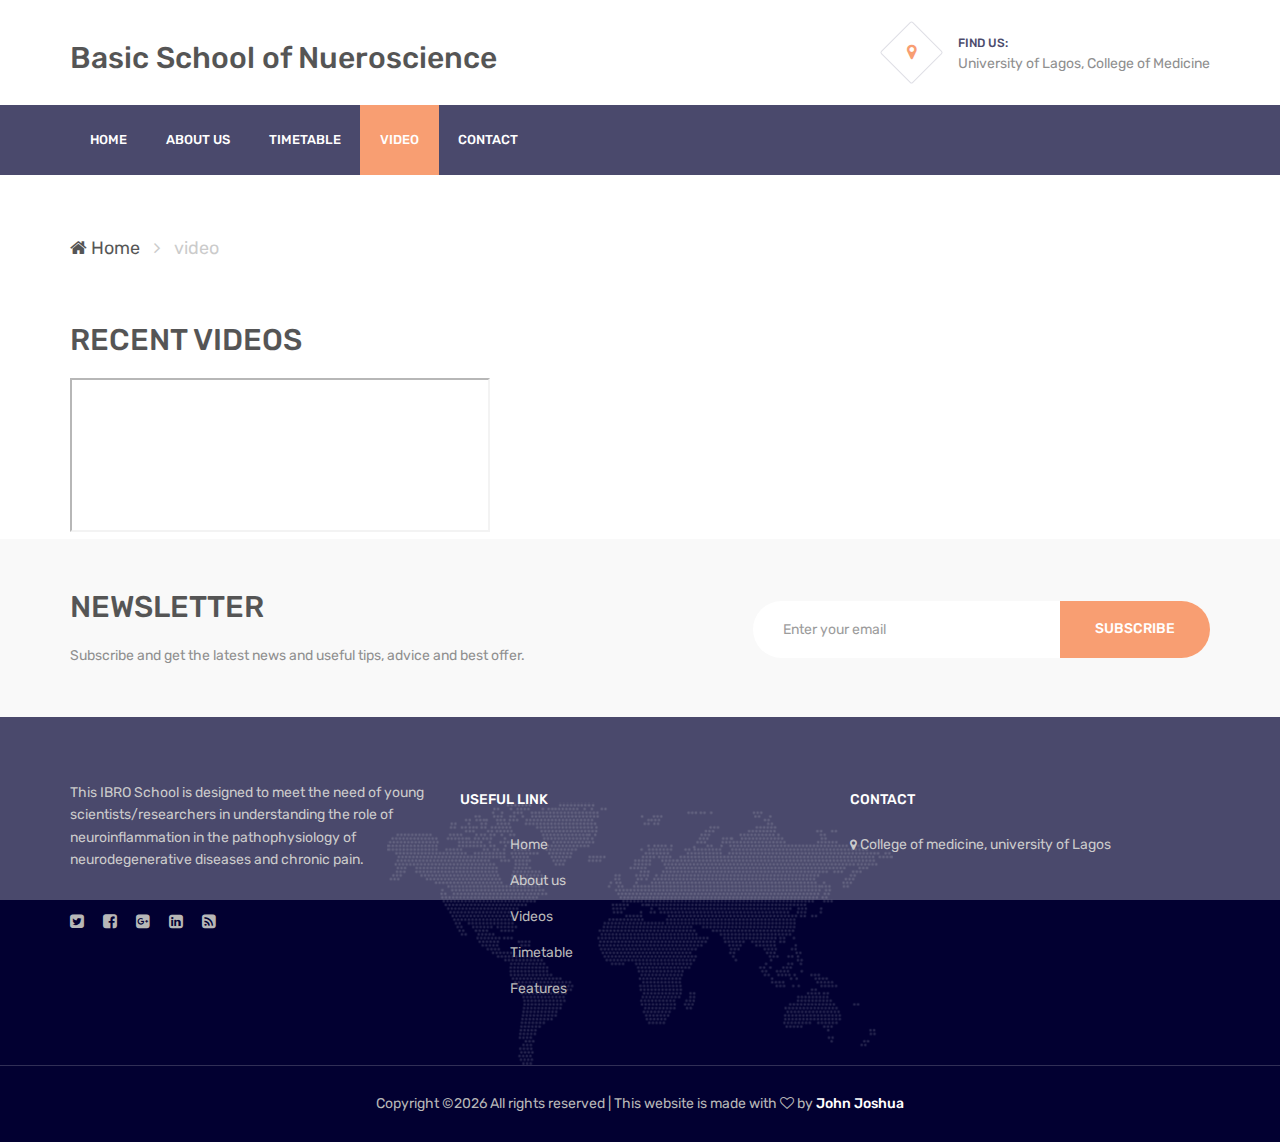
<file: video.html>
<!DOCTYPE html>
<html lang="en">
<head>
	<title></title>
	<meta charset="UTF-8">
	<meta name="description" content="Unica University Template">
	<meta name="keywords" content="event, unica, creative, html">
	<meta name="viewport" content="width=device-width, initial-scale=1.0">
	<!-- Favicon -->   
	<link href="img/favicon.ico" rel="shortcut icon"/>

	<!-- Google Fonts -->
	<link href="https://fonts.googleapis.com/css?family=Rubik:400,400i,500,500i,700,700i" rel="stylesheet">

	<!-- Stylesheets -->
	<link rel="stylesheet" href="css/bootstrap.min.css"/>
	<link rel="stylesheet" href="css/font-awesome.min.css"/>
	<link rel="stylesheet" href="css/themify-icons.css"/>
	<link rel="stylesheet" href="css/owl.carousel.css"/>
	<link rel="stylesheet" href="css/style.css"/>


	<!--[if lt IE 9]>
	  <script src="https://oss.maxcdn.com/html5shiv/3.7.2/html5shiv.min.js"></script>
	  <script src="https://oss.maxcdn.com/respond/1.4.2/respond.min.js"></script>
	<![endif]-->

</head>
<body>
	<!-- Page Preloder -->
	<div id="preloder">
		<div class="loader"></div>
	</div>

	
	<!-- header section -->
	<header class="header-section">
		<div class="container">
			<!-- logo -->
			<a href="index.html" class="site-logo"><h3>Basic School of Nueroscience</h3></a>
			<div class="nav-switch">
				<i class="fa fa-bars"></i>
			</div>
			<div class="header-info">
				<div class="hf-item">
					<i class="fa fa-map-marker"></i>
					<p><span>Find us:</span>University of Lagos, College of Medicine</p>
				</div>
			</div>
			</div>
		</div>
	</header>
	<!-- header section end-->


	<!-- Header section  -->
	<nav class="nav-section">
		<div class="container">
			<div class="nav-right">
				
			</div>
			<ul class="main-menu">
				<li ><a href="index.html">Home</a></li>
				<li><a href="about.html">About Us</a></li>
				<li><a href="ibro_timetable.pdf" download="timetable" target="_blank">Timetable</a></li>
				<li class="active"><a href="video.html" >video</a></li>
				<li><a href="contact.html">Contact</a></li>
			</ul>
		</div>
	</nav>
	<!-- Header section end -->

	<!-- Breadcrumb section -->
	<div class="site-breadcrumb">
		<div class="container">
			<a href="#"><i class="fa fa-home"></i> Home</a> <i class="fa fa-angle-right"></i>
			<span>video</span>
		</div>
	</div>
	<!-- Breadcrumb section end -->
	<section>
		<div class="container">
				<div class="section-title mb-md-0">
					<h3>Recent Videos </h3>
				</div>
			<iframe width="420" max-height="245" src="https://www.youtube.com/embed/tgbNymZ7vqY">
            </iframe>

		</div>
	</section>




	<!-- Newsletter section -->
	<section class="newsletter-section">
		<div class="container">
			<div class="row">
				<div class="col-md-5 col-lg-7">
					<div class="section-title mb-md-0">
					<h3>NEWSLETTER</h3>
					<p>Subscribe and get the latest news and useful tips, advice and best offer.</p>
				</div>
				</div>
				<div class="col-md-7 col-lg-5">
					<form class="newsletter">
						<input type="text" placeholder="Enter your email">
						<button class="site-btn">SUBSCRIBE</button>
					</form>
				</div>
			</div>
		</div>
	</section>
	<!-- Newsletter section end -->	


	<!-- Footer section -->
<footer class="footer-section">
		<div class="container footer-top">
			<div class="row">
				<!-- widget -->
				<div class="col-sm-6 col-lg-4 footer-widget">
					<div class="about-widget">
						<!--<img src="img/logo-light.png" alt="">-->
						<p>This IBRO School is designed to meet the need of young scientists/researchers in understanding the role of neuroinflammation in the pathophysiology of neurodegenerative diseases and chronic pain.</p>
						<div class="social pt-1">
							<a href=""><i class="fa fa-twitter-square"></i></a>
							<a href=""><i class="fa fa-facebook-square"></i></a>
							<a href=""><i class="fa fa-google-plus-square"></i></a>
							<a href=""><i class="fa fa-linkedin-square"></i></a>
							<a href=""><i class="fa fa-rss-square"></i></a>
						</div>
					</div>
				</div>
				<!-- widget -->
				<div class="col-sm-6 col-lg-4 footer-widget">
					<h6 class="fw-title">USEFUL LINK</h6>
					<div class="dobule-link">
						<ul>
							<li><a href="">Home</a></li>
							<li><a href="">About us</a></li>
							<li><a href="">Videos</a></li>
							<li><a href="">Timetable</a></li>
							<li><a href="">Features</a></li>
						</ul>
					</div>
				</div>
				<div class="col-sm-6 col-lg-4 footer-widget">
					<h6 class="fw-title">CONTACT</h6>
					<ul class="contact">
						<li><p><i class="fa fa-map-marker"></i> College of medicine, university of Lagos</p></li>
					<!--	<li><p><i class="fa fa-phone"></i> (+88) 111 555 666</p></li>
						<li><p><i class="fa fa-envelope"></i> infodeercreative@gmail.com</p></li> -->
					</ul>
				</div>
			</div>
		</div>
		<!-- copyright -->
		<div class="copyright">
			<div class="container">
				<p><!-- Link back to Colorlib can't be removed. Template is licensed under CC BY 3.0. -->
Copyright &copy;<script>document.write(new Date().getFullYear());</script> All rights reserved | This website is made with <i class="fa fa-heart-o" aria-hidden="true"></i> by <a href="https://colorlib.com" target="_blank">John Joshua</a>
<!-- Link back to Colorlib can't be removed. Template is licensed under CC BY 3.0. --></p>
			</div>		
		</div>
	</footer>
	<!-- Footer section end-->



	<!--====== Javascripts & Jquery ======-->
	<script src="js/jquery-3.2.1.min.js"></script>
	<script src="js/owl.carousel.min.js"></script>
	<script src="js/jquery.countdown.js"></script>
	<script src="js/masonry.pkgd.min.js"></script>
	<script src="js/magnific-popup.min.js"></script>
	<script src="js/main.js"></script>
	
</body>
</html>
</file>
<file: css/themify-icons.css>
@font-face {
	font-family: 'themify';
	src:url('../icon-fonts/themify.eot?-fvbane');
	src:url('../icon-fonts/themify.eot?#iefix-fvbane') format('embedded-opentype'),
		url('../icon-fonts/themify.woff?-fvbane') format('woff'),
		url('../icon-fonts/themify.ttf?-fvbane') format('truetype'),
		url('../icon-fonts/themify.svg?-fvbane#themify') format('svg');
	font-weight: normal;
	font-style: normal;
}

[class^="ti-"], [class*=" ti-"] {
	font-family: 'themify';
	speak: none;
	font-style: normal;
	font-weight: normal;
	font-variant: normal;
	text-transform: none;
	line-height: 1;

	/* Better Font Rendering =========== */
	-webkit-font-smoothing: antialiased;
	-moz-osx-font-smoothing: grayscale;
}

.ti-wand:before {
	content: "\e600";
}
.ti-volume:before {
	content: "\e601";
}
.ti-user:before {
	content: "\e602";
}
.ti-unlock:before {
	content: "\e603";
}
.ti-unlink:before {
	content: "\e604";
}
.ti-trash:before {
	content: "\e605";
}
.ti-thought:before {
	content: "\e606";
}
.ti-target:before {
	content: "\e607";
}
.ti-tag:before {
	content: "\e608";
}
.ti-tablet:before {
	content: "\e609";
}
.ti-star:before {
	content: "\e60a";
}
.ti-spray:before {
	content: "\e60b";
}
.ti-signal:before {
	content: "\e60c";
}
.ti-shopping-cart:before {
	content: "\e60d";
}
.ti-shopping-cart-full:before {
	content: "\e60e";
}
.ti-settings:before {
	content: "\e60f";
}
.ti-search:before {
	content: "\e610";
}
.ti-zoom-in:before {
	content: "\e611";
}
.ti-zoom-out:before {
	content: "\e612";
}
.ti-cut:before {
	content: "\e613";
}
.ti-ruler:before {
	content: "\e614";
}
.ti-ruler-pencil:before {
	content: "\e615";
}
.ti-ruler-alt:before {
	content: "\e616";
}
.ti-bookmark:before {
	content: "\e617";
}
.ti-bookmark-alt:before {
	content: "\e618";
}
.ti-reload:before {
	content: "\e619";
}
.ti-plus:before {
	content: "\e61a";
}
.ti-pin:before {
	content: "\e61b";
}
.ti-pencil:before {
	content: "\e61c";
}
.ti-pencil-alt:before {
	content: "\e61d";
}
.ti-paint-roller:before {
	content: "\e61e";
}
.ti-paint-bucket:before {
	content: "\e61f";
}
.ti-na:before {
	content: "\e620";
}
.ti-mobile:before {
	content: "\e621";
}
.ti-minus:before {
	content: "\e622";
}
.ti-medall:before {
	content: "\e623";
}
.ti-medall-alt:before {
	content: "\e624";
}
.ti-marker:before {
	content: "\e625";
}
.ti-marker-alt:before {
	content: "\e626";
}
.ti-arrow-up:before {
	content: "\e627";
}
.ti-arrow-right:before {
	content: "\e628";
}
.ti-arrow-left:before {
	content: "\e629";
}
.ti-arrow-down:before {
	content: "\e62a";
}
.ti-lock:before {
	content: "\e62b";
}
.ti-location-arrow:before {
	content: "\e62c";
}
.ti-link:before {
	content: "\e62d";
}
.ti-layout:before {
	content: "\e62e";
}
.ti-layers:before {
	content: "\e62f";
}
.ti-layers-alt:before {
	content: "\e630";
}
.ti-key:before {
	content: "\e631";
}
.ti-import:before {
	content: "\e632";
}
.ti-image:before {
	content: "\e633";
}
.ti-heart:before {
	content: "\e634";
}
.ti-heart-broken:before {
	content: "\e635";
}
.ti-hand-stop:before {
	content: "\e636";
}
.ti-hand-open:before {
	content: "\e637";
}
.ti-hand-drag:before {
	content: "\e638";
}
.ti-folder:before {
	content: "\e639";
}
.ti-flag:before {
	content: "\e63a";
}
.ti-flag-alt:before {
	content: "\e63b";
}
.ti-flag-alt-2:before {
	content: "\e63c";
}
.ti-eye:before {
	content: "\e63d";
}
.ti-export:before {
	content: "\e63e";
}
.ti-exchange-vertical:before {
	content: "\e63f";
}
.ti-desktop:before {
	content: "\e640";
}
.ti-cup:before {
	content: "\e641";
}
.ti-crown:before {
	content: "\e642";
}
.ti-comments:before {
	content: "\e643";
}
.ti-comment:before {
	content: "\e644";
}
.ti-comment-alt:before {
	content: "\e645";
}
.ti-close:before {
	content: "\e646";
}
.ti-clip:before {
	content: "\e647";
}
.ti-angle-up:before {
	content: "\e648";
}
.ti-angle-right:before {
	content: "\e649";
}
.ti-angle-left:before {
	content: "\e64a";
}
.ti-angle-down:before {
	content: "\e64b";
}
.ti-check:before {
	content: "\e64c";
}
.ti-check-box:before {
	content: "\e64d";
}
.ti-camera:before {
	content: "\e64e";
}
.ti-announcement:before {
	content: "\e64f";
}
.ti-brush:before {
	content: "\e650";
}
.ti-briefcase:before {
	content: "\e651";
}
.ti-bolt:before {
	content: "\e652";
}
.ti-bolt-alt:before {
	content: "\e653";
}
.ti-blackboard:before {
	content: "\e654";
}
.ti-bag:before {
	content: "\e655";
}
.ti-move:before {
	content: "\e656";
}
.ti-arrows-vertical:before {
	content: "\e657";
}
.ti-arrows-horizontal:before {
	content: "\e658";
}
.ti-fullscreen:before {
	content: "\e659";
}
.ti-arrow-top-right:before {
	content: "\e65a";
}
.ti-arrow-top-left:before {
	content: "\e65b";
}
.ti-arrow-circle-up:before {
	content: "\e65c";
}
.ti-arrow-circle-right:before {
	content: "\e65d";
}
.ti-arrow-circle-left:before {
	content: "\e65e";
}
.ti-arrow-circle-down:before {
	content: "\e65f";
}
.ti-angle-double-up:before {
	content: "\e660";
}
.ti-angle-double-right:before {
	content: "\e661";
}
.ti-angle-double-left:before {
	content: "\e662";
}
.ti-angle-double-down:before {
	content: "\e663";
}
.ti-zip:before {
	content: "\e664";
}
.ti-world:before {
	content: "\e665";
}
.ti-wheelchair:before {
	content: "\e666";
}
.ti-view-list:before {
	content: "\e667";
}
.ti-view-list-alt:before {
	content: "\e668";
}
.ti-view-grid:before {
	content: "\e669";
}
.ti-uppercase:before {
	content: "\e66a";
}
.ti-upload:before {
	content: "\e66b";
}
.ti-underline:before {
	content: "\e66c";
}
.ti-truck:before {
	content: "\e66d";
}
.ti-timer:before {
	content: "\e66e";
}
.ti-ticket:before {
	content: "\e66f";
}
.ti-thumb-up:before {
	content: "\e670";
}
.ti-thumb-down:before {
	content: "\e671";
}
.ti-text:before {
	content: "\e672";
}
.ti-stats-up:before {
	content: "\e673";
}
.ti-stats-down:before {
	content: "\e674";
}
.ti-split-v:before {
	content: "\e675";
}
.ti-split-h:before {
	content: "\e676";
}
.ti-smallcap:before {
	content: "\e677";
}
.ti-shine:before {
	content: "\e678";
}
.ti-shift-right:before {
	content: "\e679";
}
.ti-shift-left:before {
	content: "\e67a";
}
.ti-shield:before {
	content: "\e67b";
}
.ti-notepad:before {
	content: "\e67c";
}
.ti-server:before {
	content: "\e67d";
}
.ti-quote-right:before {
	content: "\e67e";
}
.ti-quote-left:before {
	content: "\e67f";
}
.ti-pulse:before {
	content: "\e680";
}
.ti-printer:before {
	content: "\e681";
}
.ti-power-off:before {
	content: "\e682";
}
.ti-plug:before {
	content: "\e683";
}
.ti-pie-chart:before {
	content: "\e684";
}
.ti-paragraph:before {
	content: "\e685";
}
.ti-panel:before {
	content: "\e686";
}
.ti-package:before {
	content: "\e687";
}
.ti-music:before {
	content: "\e688";
}
.ti-music-alt:before {
	content: "\e689";
}
.ti-mouse:before {
	content: "\e68a";
}
.ti-mouse-alt:before {
	content: "\e68b";
}
.ti-money:before {
	content: "\e68c";
}
.ti-microphone:before {
	content: "\e68d";
}
.ti-menu:before {
	content: "\e68e";
}
.ti-menu-alt:before {
	content: "\e68f";
}
.ti-map:before {
	content: "\e690";
}
.ti-map-alt:before {
	content: "\e691";
}
.ti-loop:before {
	content: "\e692";
}
.ti-location-pin:before {
	content: "\e693";
}
.ti-list:before {
	content: "\e694";
}
.ti-light-bulb:before {
	content: "\e695";
}
.ti-Italic:before {
	content: "\e696";
}
.ti-info:before {
	content: "\e697";
}
.ti-infinite:before {
	content: "\e698";
}
.ti-id-badge:before {
	content: "\e699";
}
.ti-hummer:before {
	content: "\e69a";
}
.ti-home:before {
	content: "\e69b";
}
.ti-help:before {
	content: "\e69c";
}
.ti-headphone:before {
	content: "\e69d";
}
.ti-harddrives:before {
	content: "\e69e";
}
.ti-harddrive:before {
	content: "\e69f";
}
.ti-gift:before {
	content: "\e6a0";
}
.ti-game:before {
	content: "\e6a1";
}
.ti-filter:before {
	content: "\e6a2";
}
.ti-files:before {
	content: "\e6a3";
}
.ti-file:before {
	content: "\e6a4";
}
.ti-eraser:before {
	content: "\e6a5";
}
.ti-envelope:before {
	content: "\e6a6";
}
.ti-download:before {
	content: "\e6a7";
}
.ti-direction:before {
	content: "\e6a8";
}
.ti-direction-alt:before {
	content: "\e6a9";
}
.ti-dashboard:before {
	content: "\e6aa";
}
.ti-control-stop:before {
	content: "\e6ab";
}
.ti-control-shuffle:before {
	content: "\e6ac";
}
.ti-control-play:before {
	content: "\e6ad";
}
.ti-control-pause:before {
	content: "\e6ae";
}
.ti-control-forward:before {
	content: "\e6af";
}
.ti-control-backward:before {
	content: "\e6b0";
}
.ti-cloud:before {
	content: "\e6b1";
}
.ti-cloud-up:before {
	content: "\e6b2";
}
.ti-cloud-down:before {
	content: "\e6b3";
}
.ti-clipboard:before {
	content: "\e6b4";
}
.ti-car:before {
	content: "\e6b5";
}
.ti-calendar:before {
	content: "\e6b6";
}
.ti-book:before {
	content: "\e6b7";
}
.ti-bell:before {
	content: "\e6b8";
}
.ti-basketball:before {
	content: "\e6b9";
}
.ti-bar-chart:before {
	content: "\e6ba";
}
.ti-bar-chart-alt:before {
	content: "\e6bb";
}
.ti-back-right:before {
	content: "\e6bc";
}
.ti-back-left:before {
	content: "\e6bd";
}
.ti-arrows-corner:before {
	content: "\e6be";
}
.ti-archive:before {
	content: "\e6bf";
}
.ti-anchor:before {
	content: "\e6c0";
}
.ti-align-right:before {
	content: "\e6c1";
}
.ti-align-left:before {
	content: "\e6c2";
}
.ti-align-justify:before {
	content: "\e6c3";
}
.ti-align-center:before {
	content: "\e6c4";
}
.ti-alert:before {
	content: "\e6c5";
}
.ti-alarm-clock:before {
	content: "\e6c6";
}
.ti-agenda:before {
	content: "\e6c7";
}
.ti-write:before {
	content: "\e6c8";
}
.ti-window:before {
	content: "\e6c9";
}
.ti-widgetized:before {
	content: "\e6ca";
}
.ti-widget:before {
	content: "\e6cb";
}
.ti-widget-alt:before {
	content: "\e6cc";
}
.ti-wallet:before {
	content: "\e6cd";
}
.ti-video-clapper:before {
	content: "\e6ce";
}
.ti-video-camera:before {
	content: "\e6cf";
}
.ti-vector:before {
	content: "\e6d0";
}
.ti-themify-logo:before {
	content: "\e6d1";
}
.ti-themify-favicon:before {
	content: "\e6d2";
}
.ti-themify-favicon-alt:before {
	content: "\e6d3";
}
.ti-support:before {
	content: "\e6d4";
}
.ti-stamp:before {
	content: "\e6d5";
}
.ti-split-v-alt:before {
	content: "\e6d6";
}
.ti-slice:before {
	content: "\e6d7";
}
.ti-shortcode:before {
	content: "\e6d8";
}
.ti-shift-right-alt:before {
	content: "\e6d9";
}
.ti-shift-left-alt:before {
	content: "\e6da";
}
.ti-ruler-alt-2:before {
	content: "\e6db";
}
.ti-receipt:before {
	content: "\e6dc";
}
.ti-pin2:before {
	content: "\e6dd";
}
.ti-pin-alt:before {
	content: "\e6de";
}
.ti-pencil-alt2:before {
	content: "\e6df";
}
.ti-palette:before {
	content: "\e6e0";
}
.ti-more:before {
	content: "\e6e1";
}
.ti-more-alt:before {
	content: "\e6e2";
}
.ti-microphone-alt:before {
	content: "\e6e3";
}
.ti-magnet:before {
	content: "\e6e4";
}
.ti-line-double:before {
	content: "\e6e5";
}
.ti-line-dotted:before {
	content: "\e6e6";
}
.ti-line-dashed:before {
	content: "\e6e7";
}
.ti-layout-width-full:before {
	content: "\e6e8";
}
.ti-layout-width-default:before {
	content: "\e6e9";
}
.ti-layout-width-default-alt:before {
	content: "\e6ea";
}
.ti-layout-tab:before {
	content: "\e6eb";
}
.ti-layout-tab-window:before {
	content: "\e6ec";
}
.ti-layout-tab-v:before {
	content: "\e6ed";
}
.ti-layout-tab-min:before {
	content: "\e6ee";
}
.ti-layout-slider:before {
	content: "\e6ef";
}
.ti-layout-slider-alt:before {
	content: "\e6f0";
}
.ti-layout-sidebar-right:before {
	content: "\e6f1";
}
.ti-layout-sidebar-none:before {
	content: "\e6f2";
}
.ti-layout-sidebar-left:before {
	content: "\e6f3";
}
.ti-layout-placeholder:before {
	content: "\e6f4";
}
.ti-layout-menu:before {
	content: "\e6f5";
}
.ti-layout-menu-v:before {
	content: "\e6f6";
}
.ti-layout-menu-separated:before {
	content: "\e6f7";
}
.ti-layout-menu-full:before {
	content: "\e6f8";
}
.ti-layout-media-right-alt:before {
	content: "\e6f9";
}
.ti-layout-media-right:before {
	content: "\e6fa";
}
.ti-layout-media-overlay:before {
	content: "\e6fb";
}
.ti-layout-media-overlay-alt:before {
	content: "\e6fc";
}
.ti-layout-media-overlay-alt-2:before {
	content: "\e6fd";
}
.ti-layout-media-left-alt:before {
	content: "\e6fe";
}
.ti-layout-media-left:before {
	content: "\e6ff";
}
.ti-layout-media-center-alt:before {
	content: "\e700";
}
.ti-layout-media-center:before {
	content: "\e701";
}
.ti-layout-list-thumb:before {
	content: "\e702";
}
.ti-layout-list-thumb-alt:before {
	content: "\e703";
}
.ti-layout-list-post:before {
	content: "\e704";
}
.ti-layout-list-large-image:before {
	content: "\e705";
}
.ti-layout-line-solid:before {
	content: "\e706";
}
.ti-layout-grid4:before {
	content: "\e707";
}
.ti-layout-grid3:before {
	content: "\e708";
}
.ti-layout-grid2:before {
	content: "\e709";
}
.ti-layout-grid2-thumb:before {
	content: "\e70a";
}
.ti-layout-cta-right:before {
	content: "\e70b";
}
.ti-layout-cta-left:before {
	content: "\e70c";
}
.ti-layout-cta-center:before {
	content: "\e70d";
}
.ti-layout-cta-btn-right:before {
	content: "\e70e";
}
.ti-layout-cta-btn-left:before {
	content: "\e70f";
}
.ti-layout-column4:before {
	content: "\e710";
}
.ti-layout-column3:before {
	content: "\e711";
}
.ti-layout-column2:before {
	content: "\e712";
}
.ti-layout-accordion-separated:before {
	content: "\e713";
}
.ti-layout-accordion-merged:before {
	content: "\e714";
}
.ti-layout-accordion-list:before {
	content: "\e715";
}
.ti-ink-pen:before {
	content: "\e716";
}
.ti-info-alt:before {
	content: "\e717";
}
.ti-help-alt:before {
	content: "\e718";
}
.ti-headphone-alt:before {
	content: "\e719";
}
.ti-hand-point-up:before {
	content: "\e71a";
}
.ti-hand-point-right:before {
	content: "\e71b";
}
.ti-hand-point-left:before {
	content: "\e71c";
}
.ti-hand-point-down:before {
	content: "\e71d";
}
.ti-gallery:before {
	content: "\e71e";
}
.ti-face-smile:before {
	content: "\e71f";
}
.ti-face-sad:before {
	content: "\e720";
}
.ti-credit-card:before {
	content: "\e721";
}
.ti-control-skip-forward:before {
	content: "\e722";
}
.ti-control-skip-backward:before {
	content: "\e723";
}
.ti-control-record:before {
	content: "\e724";
}
.ti-control-eject:before {
	content: "\e725";
}
.ti-comments-smiley:before {
	content: "\e726";
}
.ti-brush-alt:before {
	content: "\e727";
}
.ti-youtube:before {
	content: "\e728";
}
.ti-vimeo:before {
	content: "\e729";
}
.ti-twitter:before {
	content: "\e72a";
}
.ti-time:before {
	content: "\e72b";
}
.ti-tumblr:before {
	content: "\e72c";
}
.ti-skype:before {
	content: "\e72d";
}
.ti-share:before {
	content: "\e72e";
}
.ti-share-alt:before {
	content: "\e72f";
}
.ti-rocket:before {
	content: "\e730";
}
.ti-pinterest:before {
	content: "\e731";
}
.ti-new-window:before {
	content: "\e732";
}
.ti-microsoft:before {
	content: "\e733";
}
.ti-list-ol:before {
	content: "\e734";
}
.ti-linkedin:before {
	content: "\e735";
}
.ti-layout-sidebar-2:before {
	content: "\e736";
}
.ti-layout-grid4-alt:before {
	content: "\e737";
}
.ti-layout-grid3-alt:before {
	content: "\e738";
}
.ti-layout-grid2-alt:before {
	content: "\e739";
}
.ti-layout-column4-alt:before {
	content: "\e73a";
}
.ti-layout-column3-alt:before {
	content: "\e73b";
}
.ti-layout-column2-alt:before {
	content: "\e73c";
}
.ti-instagram:before {
	content: "\e73d";
}
.ti-google:before {
	content: "\e73e";
}
.ti-github:before {
	content: "\e73f";
}
.ti-flickr:before {
	content: "\e740";
}
.ti-facebook:before {
	content: "\e741";
}
.ti-dropbox:before {
	content: "\e742";
}
.ti-dribbble:before {
	content: "\e743";
}
.ti-apple:before {
	content: "\e744";
}
.ti-android:before {
	content: "\e745";
}
.ti-save:before {
	content: "\e746";
}
.ti-save-alt:before {
	content: "\e747";
}
.ti-yahoo:before {
	content: "\e748";
}
.ti-wordpress:before {
	content: "\e749";
}
.ti-vimeo-alt:before {
	content: "\e74a";
}
.ti-twitter-alt:before {
	content: "\e74b";
}
.ti-tumblr-alt:before {
	content: "\e74c";
}
.ti-trello:before {
	content: "\e74d";
}
.ti-stack-overflow:before {
	content: "\e74e";
}
.ti-soundcloud:before {
	content: "\e74f";
}
.ti-sharethis:before {
	content: "\e750";
}
.ti-sharethis-alt:before {
	content: "\e751";
}
.ti-reddit:before {
	content: "\e752";
}
.ti-pinterest-alt:before {
	content: "\e753";
}
.ti-microsoft-alt:before {
	content: "\e754";
}
.ti-linux:before {
	content: "\e755";
}
.ti-jsfiddle:before {
	content: "\e756";
}
.ti-joomla:before {
	content: "\e757";
}
.ti-html5:before {
	content: "\e758";
}
.ti-flickr-alt:before {
	content: "\e759";
}
.ti-email:before {
	content: "\e75a";
}
.ti-drupal:before {
	content: "\e75b";
}
.ti-dropbox-alt:before {
	content: "\e75c";
}
.ti-css3:before {
	content: "\e75d";
}
.ti-rss:before {
	content: "\e75e";
}
.ti-rss-alt:before {
	content: "\e75f";
}
</file>
<file: css/style.css>
/* =================================
------------------------------------
  Unica - University Template
  Version: 1.0
 ------------------------------------ 
 ====================================*/

/*----------------------------------------*/
/* Template default CSS
/*----------------------------------------*/
.dropdown-content {
  display: none;
  position: absolute;
  background-color: #f9f9f9;
  min-width: 160px;
  box-shadow: 0px 8px 16px 0px rgba(0,0,0,0.2);
  z-index: 1;
}
.show {
  display: block;
}

html,
body {
	height: 100%;
	font-family: 'Rubik', sans-serif;
}

h1,
h2,
h3,
h4,
h5,
h6 {
	color: #111111;
	margin: 0;
	font-weight: 500;
	font-family: 'Rubik', sans-serif;
}

h1 {
	font-size: 60px;
}

h2 {
	font-size: 36px;
	line-height: 1.2;
}

h3 {
	font-size: 30px;
}

h4 {
	font-size: 24px;
}

h5 {
	font-size: 20px;
}

h6 {
	font-size: 14px;
}

p {
	font-size: 14px;
	color: #636363;
	line-height: 1.6;
}

img {
	max-width: 100%;
}

input:focus,
select:focus,
button:focus,
textarea:focus {
	outline: none;
}

a:hover,
a:focus {
	text-decoration: none;
	outline: none;
}

ul,
ol {
	padding: 0;
	margin: 0;
}

/*---------------------
	Helper CSS
-----------------------*/

.spad {
	padding-top: 90px;
	padding-bottom: 90px;
}

.section-title {
	margin-bottom: 70px;
}

.section-title h3 {
	text-transform: uppercase;
	margin-bottom: 20px;
}

.section-title p {
	margin-bottom: 0;
}

.set-bg {
	background-repeat: no-repeat;
	background-size: cover;
	background-position: center 0;
}

.text-white h1,
.text-white h2,
.text-white h3,
.text-white h4,
.text-white h5,
.text-white p,
.text-white span,
.text-white li,
.text-white a {
	color: #fff;
}

/*---------------------
	Commom elements
-----------------------*/

/* Buttons */

.site-btn {
	position: relative;
	display: inline-block;
	text-transform: uppercase;
	background: #f6783a;
	color: #fff;
	padding: 18px 30px;
	font-size: 14px;
	font-weight: 500;
	line-height: 14px;
	border-radius: 50px;
	min-width: 170px;
	text-align: center;
	border: none;
	cursor: pointer;
}
.site-btn a{
	color: #fff;
}

/* Image Popup */

.img-popup-warp .mfp-content,
.img-popup-warp.mfp-ready.mfp-removing .mfp-content {
	opacity: 0;
	-webkit-transform: scale(0.8);
	-ms-transform: scale(0.8);
	transform: scale(0.8);
	-webkit-transition: all 0.4s;
	-o-transition: all 0.4s;
	transition: all 0.4s;
}

.img-popup-warp.mfp-ready .mfp-content {
	opacity: 1;
	-webkit-transform: scale(1);
	-ms-transform: scale(1);
	transform: scale(1);
}

/* Preloder */

#preloder {
	position: fixed;
	width: 100%;
	height: 100%;
	top: 0;
	left: 0;
	z-index: 999999;
	background: #fff;
}

.loader {
	width: 40px;
	height: 40px;
	position: absolute;
	top: 50%;
	left: 50%;
	margin-top: -13px;
	margin-left: -13px;
	border-radius: 60px;
	animation: loader 0.8s linear infinite;
	-webkit-animation: loader 0.8s linear infinite;
}

@keyframes loader {
	0% {
		-webkit-transform: rotate(0deg);
		        transform: rotate(0deg);
		border: 4px solid #f44336;
		border-left-color: transparent;
	}
	50% {
		-webkit-transform: rotate(180deg);
		        transform: rotate(180deg);
		border: 4px solid #673ab7;
		border-left-color: transparent;
	}
	100% {
		-webkit-transform: rotate(360deg);
		        transform: rotate(360deg);
		border: 4px solid #f44336;
		border-left-color: transparent;
	}
}

@-webkit-keyframes loader {
	0% {
		-webkit-transform: rotate(0deg);
		border: 4px solid #f44336;
		border-left-color: transparent;
	}
	50% {
		-webkit-transform: rotate(180deg);
		border: 4px solid #673ab7;
		border-left-color: transparent;
	}
	100% {
		-webkit-transform: rotate(360deg);
		border: 4px solid #f44336;
		border-left-color: transparent;
	}
}

/*---------------------
	Header section
-----------------------*/

.header-section {
	padding: 20px 0;
	overflow: hidden;
}

.site-logo {
	display: inline-block;
	margin-right: 50px;
	padding-top: 20px;
}

.header-info {
	display: inline-block;
	float: right;
}

.header-info .hf-item {
	display: inline-block;
	margin-left: 35px;
}

.header-info .hf-item i {
	width: 45px;
	height: 45px;
	display: inline-block;
	position: relative;
	text-align: center;
	color: #f6783a;
	font-size: 17px;
	padding-top: 13px;
	margin-right: 20px;
	margin-top: 10px;
	margin-bottom: 10px;
}

.header-info .hf-item i:after {
	position: absolute;
	content: '';
	width: 100%;
	height: 100%;
	left: 0;
	top: 0;
	border: 1px solid #d2d2db;
	-webkit-transform: rotate(45deg);
	    -ms-transform: rotate(45deg);
	        transform: rotate(45deg);
	border-radius: 2px;
}

.header-info .hf-item p {
	display: inline-block;
	position: relative;
	top: 10px;
	margin-bottom: 0;
}

.header-info .hf-item p span {
	display: block;
	font-size: 12px;
	text-transform: uppercase;
	color: #020031;
	font-weight: 500;
}

.nav-switch {
	display: none;
}

.nav-section {
	background: #020031;
}

.nav-section .nav-right {
	float: right;
	padding-top: 23px;
}

.nav-section .nav-right a {
	color: #fff;
	margin-left: 30px;
	font-size: 16px;
}

.main-menu {
	list-style: none;
}

.main-menu li {
	display: inline;
}

.main-menu li a {
	display: inline-block;
	color: #fff;
	font-size: 13px;
	text-transform: uppercase;
	font-weight: 500;
	padding: 25px 20px;
	margin-right: -5px;
	-webkit-transition: all 0.4s ease 0s;
	-o-transition: all 0.4s ease 0s;
	transition: all 0.4s ease 0s;
}

.main-menu li a:hover {
	background: #f6783a;
}

.main-menu li.active a {
	background: #f6783a;
}

/*---------------------
	Hero Section
-----------------------*/

.hs-item {
	min-height: 760px;
	position: relative;
	display: table;
	width: 100%;
}

.hs-item .hs-text {
	position: relative;
	display: table-cell;
	vertical-align: middle;
	z-index: 2;
}

.hs-item .hs-subtitle {
	font-size: 20px;
	text-transform: uppercase;
	color: #fff;
	font-weight: 500;
	letter-spacing: 2px;
	margin-bottom: 30px;
	position: relative;
	opacity: 0;
	top: 50px;
}

.hs-item .hs-title {
	color: #fff;
	font-size: 20px;
	margin-bottom: 25px;
	position: relative;
	left: 150px;
	opacity: 0;
	text-transform: uppercase;
}
.underlay{
	color: black;
}

.hs-item .hs-des {
	color: #fff;
	font-size: 20px;
	line-height: 2;
	position: relative;
	left: 150px;
	opacity: 0;
}

.hs-item .site-btn {
	margin-top: 30px;
	opacity: 0;
	top: 50px;
}

.owl-item.active .hs-item .hs-title,
.owl-item.active .hs-item .hs-des,
.owl-item.active .hs-item .hs-subtitle,
.owl-item.active .hs-item .site-btn {
	left: 0;
	top: 0;
	opacity: 1;
}

.owl-item.active .hs-item .hs-subtitle {
	-webkit-transition: all 0.5s ease 0.4s;
	-o-transition: all 0.5s ease 0.4s;
	transition: all 0.5s ease 0.4s;
}

.owl-item.active .hs-item .hs-title {
	-webkit-transition: all 0.5s ease 0.6s;
	-o-transition: all 0.5s ease 0.6s;
	transition: all 0.5s ease 0.6s;
}

.owl-item.active .hs-item .hs-des {
	-webkit-transition: all 0.5s ease 0.8s;
	-o-transition: all 0.5s ease 0.8s;
	transition: all 0.5s ease 0.8s;
}

.owl-item.active .hs-item .site-btn {
	-webkit-transition: all 0.5s ease 1s;
	-o-transition: all 0.5s ease 1s;
	transition: all 0.5s ease 1s;
}

.hero-slider .owl-dots {
	position: absolute;
	width: 100%;
	bottom: 30px;
	left: 0;
	z-index: 1;
	text-align: center;
}

.hero-slider .owl-dots .owl-dot {
	display: inline-block;
	width: 10px;
	height: 10px;
	border-radius: 10px;
	background: #fff;
	margin: 0 5px;
}

.hero-slider .owl-dots .owl-dot.active {
	background: #f6783a;
}

/*---------------------
	Counter Section
-----------------------*/

.counter-section {
	background: #020031;
	padding: 40px 0;
}

.counter-section .big-icon {
	display: block;
	float: left;
	width: 71px;
	height: 71px;
	border-radius: 70px;
	background: #fff;
	text-align: center;
	padding-top: 20px;
	margin-right: 15px;
}

.counter-section .big-icon i {
	font-size: 30px;
	color: #f6783a;
}

.counter-section .counter {
	padding-left: 40px;
}

.counter-section .counter .counter-item {
	min-width: 100px;
	font-size: 16px;
	text-transform: uppercase;
	color: #fff;
	border-right: 1px solid #35335a;
	text-align: center;
	display: inline-block;
}

.counter-section .counter .counter-item:last-child {
	border-right: none;
}

.counter-section .counter .counter-item h4 {
	font-size: 36px;
	color: #fff;
	margin-bottom: 4px;
}

.counter-content {
	padding-left: 90px;
}

.counter-content h2 {
	font-size: 20px;
	color: #fff;
	text-transform: uppercase;
	margin-bottom: 10px;
	padding-top: 10px;
}

.counter-content p {
	text-transform: uppercase;
	color: #fff;
}

.counter-content p i {
	color: #f6783a;
	margin-right: 10px;
}

/*---------------------
	Service Section
-----------------------*/

.services {
	margin-bottom: -50px;
}

.service-item {
	margin-bottom: 50px;
}

.service-item .service-icon {
	width: 45px;
	float: left;
}

.service-item .service-icon img {
	max-width: 100%;
}

.service-item .service-content {
	padding-left: 75px;
}

.service-item .service-content h4 {
	margin-bottom: 15px;
	font-weight: 400;
}

/*---------------------
	Enroll Section
-----------------------*/

.enroll-section {
	position: relative;
}

.enroll-section:after {
	position: absolute;
	content: '';
	width: 100%;
	height: 100%;
	left: 0;
	top: 0;
	background: #000;
	opacity: 0.8;
}

.enroll-section .container {
	position: relative;
	z-index: 1;
}

.enroll-section .section-title {
	margin-bottom: 40px;
}

.enroll-list-item {
	padding-left: 70px;
	position: relative;
	padding-bottom: 15px;
	margin-bottom: 10px;
}

.enroll-list-item span {
	position: absolute;
	width: 40px;
	height: 40px;
	left: 0;
	top: 0;
	text-align: center;
	border-radius: 50px;
	background: #f6783a;
	font-size: 16px;
	font-weight: 500;
	padding-top: 10px;
}

.enroll-list-item h5 {
	font-weight: 400;
	margin-bottom: 10px;
}

.enroll-list-item:after {
	position: absolute;
	content: '';
	height: calc(100% - 45px);
	left: 20px;
	top: 48px;
	border-left: 1px dashed #6c6e70;
}

.enroll-list-item:last-child {
	margin-bottom: 0;
	padding-bottom: 0;
}

.enroll-list-item:last-child:after {
	display: none;
}

/*---------------------
	Courses Section
-----------------------*/

.courses-section .container {
	margin-bottom: -50px;
}

.course-item {
	margin-bottom: 50px;
}

.course-item .course-thumb {
	margin-bottom: 45px;
	position: relative;
}

.course-item .course-thumb img {
	min-width: 100%;
}

.course-item .course-thumb .course-cat {
	position: absolute;
	text-align: center;
	width: 100%;
	left: 0;
	bottom: -19px;
}

.course-item .course-thumb .course-cat span {
	min-width: 150px;
	bottom: 0;
	background: #f6783a;
	padding: 10px 15px;
	text-align: center;
	font-size: 13px;
	text-transform: uppercase;
	font-weight: bold;
	color: #fff;
	display: inline-block;
	border-radius: 50px;
	letter-spacing: 2px;
}

.course-item .course-info {
	text-align: center;
	margin: 0 -15px;
}

.course-item .course-info .date {
	color: #f6783a;
	font-size: 14px;
	margin-bottom: 10px;
}

.course-item .course-info h4 {
	font-weight: 400;
	line-height: 1.3;
}

.course-item .course-info .cource-price {
	padding-top: 15px;
	color: #f6783a;
}

.course-item .course-info .cource-price span {
	font-size: 14px;
	font-weight: 500;
	color: #b7b7b7;
}

/*---------------------
	Fact Section
-----------------------*/

.fact-section {
	background-position: center center;
	position: relative;
}

.fact-section:after {
	position: absolute;
	content: '';
	width: 100%;
	height: 100%;
	left: 0;
	top: 0;
	background: #000;
	opacity: 0.8;
}

.fact-section .container {
	position: relative;
	z-index: 1;
}

.fact {
	text-align: center;
}

.fact-icon {
	font-size: 48px;
	color: #fff;
	width: 50px;
	display: inline-block;
}

.fact-text {
	padding-left: 20px;
	display: inline-block;
	text-align: left;
}

.fact-text h2 {
	color: #f6783a;
	font-weight: 400;
}

.fact-text p {
	margin-bottom: 0;
	text-transform: uppercase;
	color: #fff;
}

/*---------------------
	Event Section
-----------------------*/

.event-item {
	margin-bottom: 50px;
}

.event-item .event-thumb {
	margin-bottom: 45px;
	position: relative;
}

.event-item .event-thumb img {
	min-width: 100%;
}

.event-item .event-thumb .event-date {
	position: absolute;
	text-align: center;
	width: 100%;
	left: 0;
	bottom: -19px;
}

.event-item .event-thumb .event-date span {
	min-width: 170px;
	bottom: 0;
	background: #f6783a;
	padding: 10px 15px;
	text-align: center;
	font-size: 16px;
	font-weight: bold;
	color: #fff;
	display: inline-block;
	border-radius: 50px;
	letter-spacing: 2px;
}

.event-item .event-info {
	text-align: center;
}

.event-item .event-info h4 {
	margin-bottom: 20px;
	font-weight: 400;
}

.event-item .event-info p {
	margin-bottom: 30px;
}

.event-item .event-info p i {
	color: #f6783a;
	padding-left: 13px;
	padding-right: 4px;
}

.event-item .event-info .event-readmore {
	font-size: 13px;
	text-transform: uppercase;
	color: #b7b7b7;
	letter-spacing: 2px;
	font-weight: 500;
}

.event-item .event-info .event-readmore i {
	color: #f6783a;
}

/*---------------------
	Gallery Section
-----------------------*/

.gallery .gallery-item {
	width: 12.5%;
	position: relative;
}

.gallery .gallery-item:after {
	content: '';
	display: block;
	clear: both;
}

.gallery .gallery-item:before {
	position: absolute;
	content: '';
	height: 100%;
	width: 100%;
	left: 0;
	top: 0;
	background: #000;
	opacity: 0;
	-webkit-transition: all 0.4s;
	-o-transition: all 0.4s;
	transition: all 0.4s;
}

.gallery .gallery-item:hover:before {
	opacity: 0.3;
}

.gallery .gallery-item.gi-big,
.gallery .gallery-item.gi-long {
	width: 25%;
}

.gallery .gallery-item a {
	position: absolute;
	width: 50px;
	height: 50px;
	background: rgba(246, 120, 58, 0.9);
	color: #fff;
	left: 50%;
	top: 60%;
	margin-left: -25px;
	margin-top: -25px;
	border-radius: 50%;
	padding-top: 13px;
	text-align: center;
	opacity: 0;
	z-index: 1;
	-webkit-transition: all 0.4s;
	-o-transition: all 0.4s;
	transition: all 0.4s;
}

.gallery .gallery-item a i {
	font-size: 24px;
}

.gallery .gallery-item:hover a {
	opacity: 1;
	top: 50%;
	-webkit-transition: all 0.4s cubic-bezier(0.55, 0.09, 0.68, 0.53) 0s;
	-o-transition: all 0.4s cubic-bezier(0.55, 0.09, 0.68, 0.53) 0s;
	transition: all 0.4s cubic-bezier(0.55, 0.09, 0.68, 0.53) 0s;
}

.gallery .grid-sizer {
	width: 12.5%;
}

/*---------------------
	Blog Section
-----------------------*/

.blog-item {
	margin-bottom: 60px;
	overflow: hidden;
}

.blog-item .blog-thumb {
	width: 230px;
	height: 170px;
	float: left;
}

.blog-item .blog-content {
	padding-left: 258px;
}

.blog-item .blog-content h4 {
	font-size: 22px;
	font-weight: 400;
	margin-bottom: 8px;
	line-height: 1.4;
}

.blog-item .blog-meta {
	margin-bottom: 15px;
}

.blog-item .blog-meta span {
	margin-right: 10px;
	font-size: 12px;
	color: #b7b7b7;
}

.blog-item .blog-meta span i {
	color: #f6783a;
	margin-right: 3px;
}

/*---------------------
	Newsletter Section
-----------------------*/

.newsletter-section {
	background: #f7f7f7;
	padding: 50px 0;
}

.newsletter-section .newsletter {
	position: relative;
	margin-top: 12px;
}

.newsletter-section .newsletter input {
	width: 100%;
	font-size: 14px;
	padding: 18px 30px;
	border: none;
	border-radius: 50px;
	padding-right: 170px;
}

.newsletter-section .newsletter .site-btn {
	position: absolute;
	right: 0;
	top: 0;
	height: 100%;
	border-radius: 0px 50px 50px 0px;
	min-width: 150px;
}

/*---------------------
	Footer Section
-----------------------*/

.footer-section {
	background-color: #020031;
	background-image: url("../img/footer-bg.png");
	background-repeat: no-repeat;
	background-position: center 75px;
}

.footer-section .footer-top {
	padding: 65px 15px;
}

.footer-section .copyright {
	border-top: 1px solid #312f56;
	padding: 27px 0;
	text-align: center;
}

.footer-section .copyright p {
	color: #b7b7b7;
	margin-bottom: 0;
}

.footer-section .copyright p a {
	color: #fff;
	font-weight: 500;
}

.footer-section .copyright p a:hover {
	color: #f6783a;
}

.footer-widget .fw-title {
	text-transform: uppercase;
	color: #fff;
	margin-bottom: 25px;
	padding-top: 10px;
}

.footer-widget p,
.footer-widget span {
	color: #b7b7b7;
}

.footer-widget ul {
	list-style: none;
}

.footer-widget .about-widget img {
	margin-bottom: 30px;
}

.footer-widget .about-widget p {
	margin-bottom: 35px;
}

.footer-widget .social a {
	color: #b7b7b7;
	margin-right: 15px;
}

.footer-widget .dobule-link ul {
	display: inline-block;
}

.footer-widget .dobule-link ul a {
	display: block;
	font-size: 14px;
	color: #b7b7b7;
	margin-bottom: 15px;
}

.footer-widget .dobule-link ul a:hover {
	color: #f6783a;
}

.footer-widget .dobule-link ul li:last-child a {
	margin-bottom: 0;
}

.footer-widget .dobule-link ul:last-child {
	margin-left: 50px;
}

.footer-widget .recent-post li {
	margin-bottom: 25px;
}

.footer-widget .recent-post p {
	margin-bottom: 5px;
}

.footer-widget .recent-post span {
	font-size: 12px;
}

.footer-widget .recent-post span i {
	color: #f6783a;
	margin-right: 5px;
}

.footer-widget .contact li {
	margin-bottom: 15px;
	display: block;
}

.footer-widget .contact li p {
	margin-bottom: 0;
}

.footer-widget .contact i {
	font-size: 12px;
}

/*---------------------
	Other Pages
----------------------
======================*/

.site-breadcrumb {
	padding: 60px 0;
	color: #b7b7b7;
	font-size: 18px;
}

.site-breadcrumb a {
	color: #111111;
}

.site-breadcrumb a i {
	margin: 0;
}

.site-breadcrumb i {
	margin: 0 10px;
}

.site-pageination {
	list-style: none;
}

.site-pageination li {
	display: inline;
	text-align: center;
}

.site-pageination li a {
	display: inline-block;
	min-width: 40px;
	height: 40px;
	border: 1px solid #e1e1e1;
	color: #636363;
	padding-top: 9px;
	font-size: 14px;
	margin-right: 14px;
	border-radius: 2px;
}

.site-pageination li a:hover,
.site-pageination li a.active {
	background: #f6783a;
	border-color: #f6783a;
	color: #fff;
}

/*---------------------
	About page
-----------------------*/

.about-text h5 {
	font-weight: 400;
	margin-bottom: 12px;
}

.about-text .about-list {
	list-style: none;
	padding-top: 10px;
}

.about-text .about-list li {
	font-size: 14px;
	color: #636363;
	margin-bottom: 10px;
}

.about-text .about-list li i {
	color: #f6783a;
}

.testimonial-section {
	background: #f7f7f7;
}

.testimonial-slider .ts-author-pic {
	width: 110px;
	height: 110px;
	border-radius: 50%;
	margin: 5px auto 0;
}

.testimonial-slider .ts-text p {
	font-size: 18px;
	margin-bottom: 20px;
}

.testimonial-slider .ts-text h5 {
	font-size: 18px;
	font-weight: 400;
	text-transform: uppercase;
	margin-bottom: 10px;
}

.testimonial-slider .ts-text span {
	color: #f6783a;
	font-size: 14px;
}

.testimonial-slider .owl-nav {
	position: absolute;
	top: 35px;
	width: 180px;
	left: 40px;
}

.testimonial-slider .owl-prev {
	float: left;
}

.testimonial-slider .owl-next {
	float: right;
}

.testimonial-slider .owl-prev,
.testimonial-slider .owl-next {
	font-size: 36px;
	color: #b7b7b7;
}

.testimonial-slider .owl-dots {
	position: absolute;
	left: -15px;
	bottom: -5px;
	width: 25%;
	padding: 0 15px;
	text-align: center;
}

.testimonial-slider .owl-dots .owl-dot {
	width: 10px;
	height: 10px;
	border-radius: 20px;
	background: #b7b7b7;
	display: inline-block;
	margin: auto 5px;
}

.testimonial-slider .owl-dots .owl-dot.active {
	background: #f6783a;
}

.member {
	text-align: center;
}

.member h5 {
	font-size: 22px;
	font-weight: 400;
	margin-bottom: 5px;
}

.member p {
	color: #f6783a;
	margin-bottom: 0;
	font-weight: 14;
}

.member:hover .member-pic:after {
	opacity: 0.4;
}

.member:hover .member-social {
	opacity: 1;
}

.member:hover .member-social a {
	top: 0;
}

.member:hover .member-social a:nth-child(1) {
	-webkit-transition: all 0.2s;
	-o-transition: all 0.2s;
	transition: all 0.2s;
}

.member:hover .member-social a:nth-child(2) {
	-webkit-transition: all 0.4s;
	-o-transition: all 0.4s;
	transition: all 0.4s;
}

.member:hover .member-social a:nth-child(3) {
	-webkit-transition: all 0.6s;
	-o-transition: all 0.6s;
	transition: all 0.6s;
}

.member .member-pic {
	width: 200px;
	height: 200px;
	border-radius: 50%;
	overflow: hidden;
	position: relative;
	display: inline-block;
	margin-bottom: 40px;
}

.member .member-pic:after {
	position: absolute;
	content: '';
	width: 100%;
	height: 100%;
	left: 0;
	top: 0;
	background: #000;
	opacity: 0;
	-webkit-transition: all 0.4s;
	-o-transition: all 0.4s;
	transition: all 0.4s;
}

.member .member-social {
	position: absolute;
	width: 100%;
	left: 0;
	top: 50%;
	margin-top: -6px;
	z-index: 2;
	opacity: 0;
	-webkit-transition: all 0.4s;
	-o-transition: all 0.4s;
	transition: all 0.4s;
}

.member .member-social a {
	padding: 0 5px;
	margin: auto 5px;
	color: #fff;
	position: relative;
	top: -20px;
	-webkit-transition: all 0.4s;
	-o-transition: all 0.4s;
	transition: all 0.4s;
}

.member .member-social a:hover {
	color: #f6783a;
}

/*---------------------
	Blog Page
-----------------------*/

.post-item {
	margin-bottom: 60px;
}

.post-item .post-thumb {
	height: 320px;
	margin-bottom: 40px;
}

.post-item .post-thumb-full {
	margin-bottom: 40px;
}

.post-item .post-content h3 {
	font-size: 29px;
	font-weight: 400;
	margin-bottom: 10px;
}

.post-item .post-content h3 a {
	color: #111111;
}

.post-item .post-content p {
	margin-bottom: 0;
}

.post-item .post-meta {
	margin-bottom: 10px;
}

.post-item .post-meta span {
	margin-right: 10px;
	font-size: 14px;
	color: #b7b7b7;
}

.post-item .post-meta span i {
	color: #f6783a;
}

.post-item .tag {
	padding-top: 15px;
	padding-bottom: 40px;
	font-size: 12px;
	text-transform: uppercase;
	color: #b7b7b7;
}

.post-item .tag i {
	color: #f6783a;
	margin-right: 5px;
}

.post-item .post-author {
	padding: 40px 0;
	border-top: 1px solid #f5f5f5;
}

.post-item .post-author .pa-thumb {
	float: left;
	width: 100px;
	height: 100px;
	border-radius: 50%;
}

.post-item .post-author .pa-content {
	padding-left: 130px;
	padding-top: 5px;
}

.post-item .post-author .pa-content h4 {
	font-size: 18px;
	margin-bottom: 10px;
}

.comment-warp {
	padding-top: 40px;
	border-top: 1px solid #f5f5f5;
}

.comment-warp .comment-title {
	font-weight: 400;
	margin-bottom: 35px;
}

.comment-warp .comment-list {
	list-style: none;
}

.comment-warp .comment-list .replay-comment-list {
	list-style: none;
	margin-left: 14%;
}

.comment-warp .comment {
	margin-bottom: 40px;
}

.comment-warp .comment .comment-avator {
	float: left;
	width: 70px;
	height: 70px;
	border-radius: 50%;
}

.comment-warp .comment .comment-content {
	padding-left: 100px;
}

.comment-warp .comment .comment-content .c-date {
	font-size: 12px;
	text-transform: uppercase;
	color: #b7b7b7;
	margin-bottom: 5px;
	display: block;
}

.comment-warp .comment .comment-content h5 {
	font-size: 18px;
	margin-bottom: 5px;
	font-weight: 400;
}

.comment-warp .comment .comment-content p {
	margin-bottom: 0;
}

.comment-warp .comment .comment-content .c-btn {
	display: inline-block;
	font-size: 12px;
	text-transform: uppercase;
	border: 1px solid #e1e1e1;
	color: #111111;
	padding: 5px 25px;
	border-radius: 2px;
	margin-right: 5px;
	margin-top: 15px;
}

.comment-warp .comment .comment-content .c-btn:hover {
	border-color: #f6783a;
	background: #f6783a;
	color: #fff;
}

.comment-form-warp {
	padding: 40px 0;
	border-top: 1px solid #f5f5f5;
}

.comment-form input[type='text'],
.comment-form input[type='email'],
.comment-form textarea {
	width: 100%;
	border: 1px solid #cccccc;
	font-size: 14px;
	padding: 18px 20px;
	margin-bottom: 30px;
	border-radius: 2px;
}

.comment-form textarea {
	height: 150px;
}

.comment-form.--contact input[type='text'],
.comment-form.--contact input[type='email'],
.comment-form.--contact textarea {
	border: 1px solid #e1e1e1;
}

.comment-form.--contact textarea {
	margin-bottom: 50px;
}

.widget {
	margin-bottom: 55px;
	margin-left: -19px;
}

.widget .widget-title {
	font-weight: 400;
	font-size: 24px;
	margin-bottom: 30px;
}

.widget ul {
	list-style: none;
}

.widget ul a {
	font-size: 14px;
	color: #636363;
	margin-bottom: 10px;
	padding: 5px 0;
	display: inline-block;
}

.widget ul a:hover {
	color: #f6783a;
}

.widget .search-widget {
	position: relative;
}

.widget .search-widget input {
	width: 100%;
	border: 1px solid #9d9d9d;
	padding: 10px 15px;
	padding-right: 55px;
	font-size: 14px;
}

.widget .search-widget button {
	position: absolute;
	height: 100%;
	right: 0;
	top: 0;
	border: none;
	width: 50px;
	padding-top: 5px;
	color: #b7b7b7;
	background-color: transparent;
	-webkit-transform: rotateY(180deg);
	        transform: rotateY(180deg);
}

.widget .recent-post-widget .rp-item {
	margin-bottom: 25px;
	display: block;
	overflow: hidden;
}

.widget .recent-post-widget .rp-thumb {
	width: 70px;
	height: 70px;
	float: left;
	margin-right: 30px;
}

.widget .recent-post-widget .rp-content {
	padding-left: 100px;
}

.widget .recent-post-widget .rp-content p {
	font-size: 12px;
	color: #b7b7b7;
	margin-bottom: 0;
}

.widget .recent-post-widget .rp-content p i {
	color: #f6783a;
}

.widget .recent-post-widget .rp-content h6 {
	font-size: 14px;
	font-weight: 400;
	line-height: 1.5;
	margin-bottom: 10px;
}

.widget .tags a {
	min-width: 80px;
	text-transform: uppercase;
	display: inline-block;
	font-size: 10px;
	line-height: 10px;
	color: #636363;
	padding: 12px 15px;
	border: 1px solid #f6783a;
	margin-right: 5px;
	margin-bottom: 8px;
	text-align: center;
	border-radius: 2px;
}

.post-item.post-details {
	margin-bottom: 0;
}

.post-item.post-details p {
	margin-bottom: 15px;
}

.post-item.post-details blockquote {
	padding: 25px 30px;
	font-size: 16px;
	color: #111111;
	border-left: 3px solid #f6783a;
	-webkit-box-shadow: 0 0 40px #f2f2f2;
	        box-shadow: 0 0 40px #f2f2f2;
	margin: 40px 0 35px;
}

/*---------------------
	Contact page
-----------------------*/

.map-section {
	height: 500px;
	position: relative;
}

.map-section .map {
	height: 100%;
}

.contact-info-warp {
	position: absolute;
	width: 400px;
	height: 100%;
	background: rgba(2, 0, 49, 0.8);
	text-align: center;
	z-index: 1;
	padding-top: 70px;
}

.contact-info-warp .contact-info {
	margin-bottom: 40px;
}

.contact-info-warp .contact-info h4 {
	color: #fff;
	font-weight: 400;
	margin-bottom: 8px;
}

.contact-info-warp .contact-info p {
	color: #fff;
	margin-bottom: 0;
}

/*------------------
	Responsive
---------------------*/

@media (min-width: 1200px) {
	.container {
		max-width: 1170px;
	}
}

/* Medium screen : 992px. */

@media only screen and (min-width: 992px) and (max-width: 1199px) {
	.counter-section .counter {
		padding-left: 20px;
	}
	.counter-section .counter .counter-item {
		min-width: 80px;
	}
	.counter-section .counter .counter-item h4 {
		font-size: 35px;
	}
	.widget {
		margin-left: 0;
	}
}

/* Tablet :768px. */

@media only screen and (min-width: 768px) and (max-width: 991px) {
	.header-info .hf-item i {
		float: left;
	}
	.header-info .hf-item p {
		display: block;
	}
	.hs-item {
		height: auto;
		min-height: auto;
		padding: 140px 0;
	}
	.counter-section .counter {
		padding-top: 15px;
		padding-left: 0;
	}
	.counter-section .counter .counter-item {
		min-width: 70px;
	}
	.counter-section .counter .counter-item h4 {
		font-size: 27px;
	}
	.gallery .gallery-item,
	.gallery .gallery-item.gi-big,
	.gallery .gallery-item.gi-long {
		width: 25%;
	}
	.footer-widget {
		margin-bottom: 40px;
	}
	.testimonial-slider .owl-nav {
		left: -16px;
	}
	.member {
		margin-bottom: 40px;
	}
	.sidebar {
		padding-top: 80px;
	}
	.widget {
		margin-left: 0;
	}
}

/* Large Mobile :480px. */

@media only screen and (max-width: 767px) {
	.header-info {
		display: none;
	}
	.site-logo {
		padding: 15px 0;
	}
	.nav-switch {
		position: absolute;
		right: 30px;
		font-size: 30px;
		color: #111;
		top: 25px;
		display: block;
	}
	.nav-section .nav-right {
		display: block;
		float: none;
		text-align: right;
		padding-bottom: 20px;
	}
	.main-menu {
		display: none;
	}
	.main-menu li {
		display: block;
	}
	.main-menu li a {
		padding: 15px;
		display: block;
		border-top: 1px solid #212031;
	}
	.main-menu li a:hover {
		background-color: transparent;
		color: #f6783a;
	}
	.main-menu li.active a {
		background-color: transparent;
	}
	.hs-item {
		min-height: auto;
		padding: 100px 0;
	}
	.hs-item .hs-title {
		font-size: 40px;
	}
	.counter-section .counter {
		float: none;
		padding-top: 30px;
		padding-left: 0;
		text-align: center;
	}
	.gallery .gallery-item,
	.gallery .gallery-item.gi-big,
	.gallery .gallery-item.gi-long {
		width: 50%;
	}
	.fact {
		text-align: left;
		margin-bottom: 15px;
	}
	.footer-widget {
		margin-bottom: 40px;
	}
	.testimonial-slider .owl-nav {
		left: 50%;
		margin-left: -90px;
	}
	.testimonial-slider .owl-dots {
		text-align: center;
		width: 100%;
		left: 0;
		bottom: 0;
	}
	.testimonial-slider .ts-author-pic {
		margin: 5px auto 30px;
	}
	.testimonial-slider .ts-item {
		text-align: center;
		padding-bottom: 50px;
	}
	.member {
		margin-bottom: 40px;
	}
	.sidebar {
		padding-top: 80px;
	}
	.widget {
		margin-left: 0;
	}
	.map-section {
		height: auto;
	}
	.contact-info-warp {
		position: relative;
		height: auto;
		display: block;
		width: 100%;
		padding-bottom: 70px;
	}
	.map-section .map {
		height: 300px;
	}
}

/* small Mobile :320px. */

@media only screen and (max-width: 479px) {
	.hs-item .hs-title {
		font-size: 27px;
	}
	.counter-section .counter .counter-item {
		min-width: 65px;
	}
	.counter-section .counter .counter-item h4 {
		font-size: 25px;
	}
	.course-item .course-info {
		margin: 0;
	}
	.blog-item .blog-thumb {
		height: 230px;
		width: 100%;
		margin-bottom: 20px;
	}
	.blog-item .blog-content {
		padding-left: 0;
	}
	.gallery .gallery-item,
	.gallery .gallery-item.gi-big,
	.gallery .gallery-item.gi-long {
		width: 100%;
	}
	.newsletter-section .newsletter {
		text-align: center;
	}
	.newsletter-section .newsletter input {
		padding-right: 30px;
		margin-bottom: 20px;
		text-align-last: auto;
	}
	.newsletter-section .newsletter .site-btn {
		position: relative;
		border-radius: 50px;
	}
	.post-item .post-author .pa-thumb,
	.comment-warp .comment .comment-avator {
		float: none;
		margin-bottom: 15px;
	}
	.post-item .post-author .pa-content,
	.comment-warp .comment .comment-content {
		padding-left: 0;
	}
}
</file>
